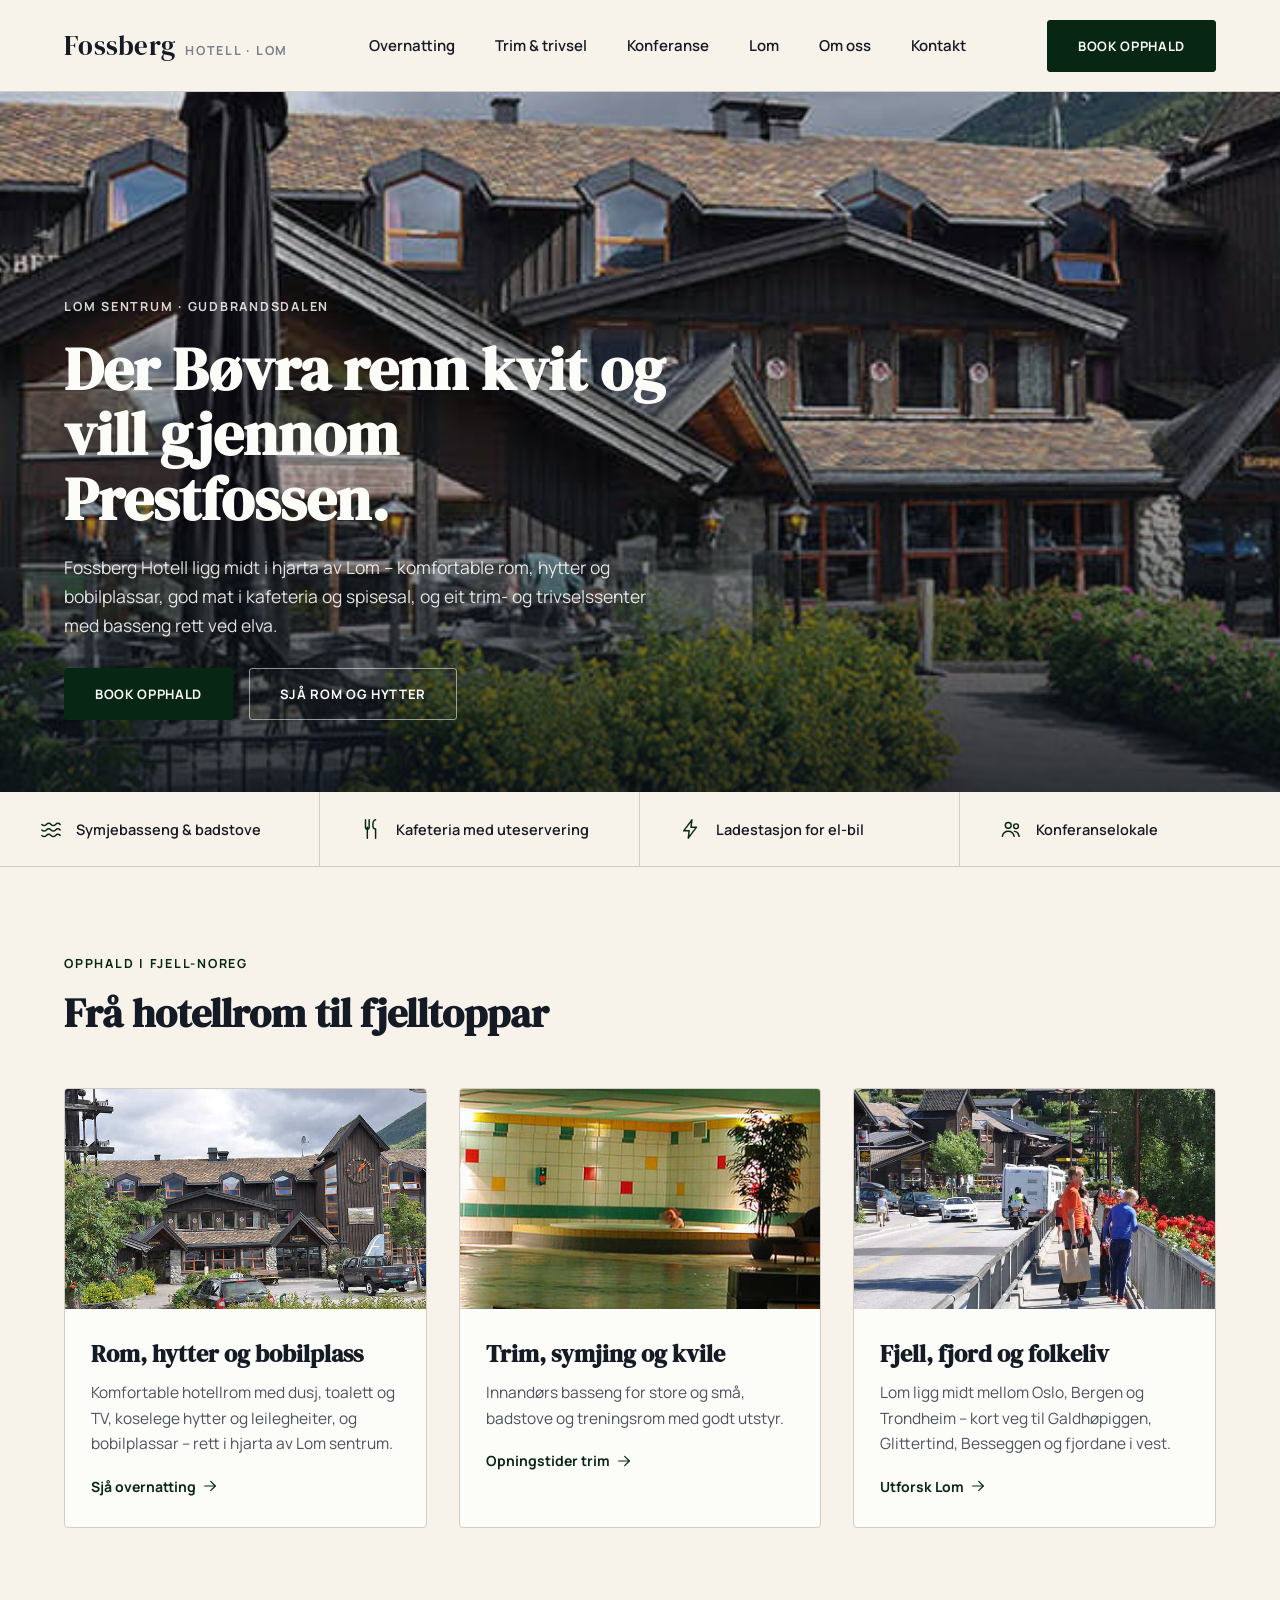
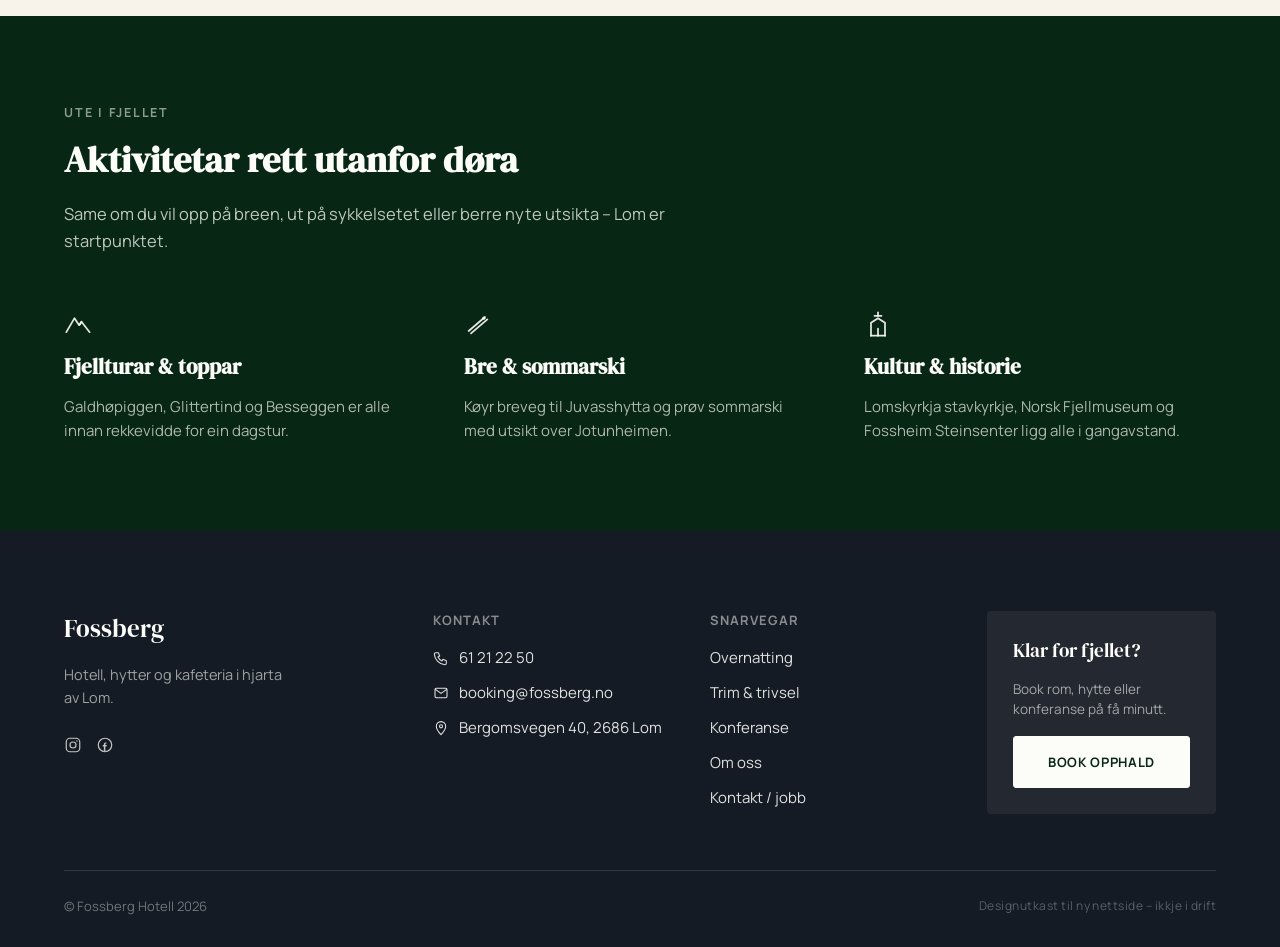
<file: site/index.html>
<!doctype html>
<html lang="nb">
  <head>
    <meta charset="utf-8" />
    <meta name="viewport" content="width=device-width, initial-scale=1" />
    <title>Fossberg Hotell — Hotell, hytter og kafeteria i Lom</title>
    <link
      rel="stylesheet"
      href="https://fonts.googleapis.com/css2?family=DM+Serif+Display&family=Fraunces:opsz,wght@9..144,500;9..144,700&family=Space+Grotesk:wght@500;700&family=Playfair+Display:wght@600;700&family=Manrope:wght@400;500;600;700;800&display=swap"
    />
    <link rel="stylesheet" href="styles.css" />
    <script>(function(){try{var t=localStorage.getItem("fossberg-design");if(t&&t!=="a")document.documentElement.setAttribute("data-theme",t);}catch(e){}})();</script>
  </head>
  <body data-page="forside">
    <div class="nav">
      <div class="nav-logo">
        <span class="serif">Fossberg</span>
        <span class="eyebrow" style="color: var(--ink-faint)"
          >Hotell · Lom</span
        >
      </div>
      <div class="nav-links">
        <a class="navlink" href="overnatting.html">Overnatting</a>
        <a class="navlink" href="trim-og-trivsel.html">Trim &amp; trivsel</a>
        <a class="navlink" href="konferanse.html">Konferanse</a>
        <a class="navlink" href="lom.html">Lom</a>
        <a class="navlink" href="om-oss.html">Om oss</a>
        <a class="navlink" href="kontakt.html">Kontakt</a>
      </div>
      <input type="checkbox" id="menu-toggle" class="menu-toggle" />
      <label for="menu-toggle" class="menu-btn"
        ><svg
          width="22"
          height="22"
          viewBox="0 0 24 24"
          fill="none"
          stroke="currentColor"
          stroke-width="1.8"
          stroke-linecap="round"
        >
          <path d="M4 7h16" />
          <path d="M4 12h16" />
          <path d="M4 17h16" /></svg
      ></label>
      <a
        class="btn btn-primary nav-cta"
        href="https://booking.bedify.net/67fe241c0396bf51b50c3747/682725ea008c22234bec86dc"
        target="_blank"
        >Book opphald</a
      >
      <div class="mobile-panel">
        <a href="overnatting.html">Overnatting</a>
        <a href="trim-og-trivsel.html">Trim &amp; trivsel</a>
        <a href="konferanse.html">Konferanse</a>
        <a href="lom.html">Lom</a>
        <a href="om-oss.html">Om oss</a>
        <a href="kontakt.html">Kontakt</a>
      </div>
    </div>

    <!-- HERO -->
    <div
      class="hero-frame"
      style="position: relative; height: 700px; width: 100%; overflow: hidden"
    >
      <img
        id="hero-bilete"
        class="hero-frame-img"
        src="assets/hero-terrace-sm.jpg"
        alt="Uteservering på Fossberg Hotell"
        style="
          position: absolute;
          inset: 0;
          width: 100%;
          height: 100%;
          object-fit: cover;
        "
      />
      <div
        class="hero-frame-overlay"
        style="
          position: absolute;
          inset: 0;
          background: linear-gradient(
            180deg,
            oklch(0.18 0.02 255 / 0.15) 0%,
            oklch(0.18 0.02 255 / 0.2) 45%,
            oklch(0.16 0.02 255 / 0.82) 100%
          );
        "
      ></div>
      <div
        class="hero-content"
        style="
          position: absolute;
          left: 0;
          right: 0;
          bottom: 0;
          padding: 0 64px 72px 64px;
          display: flex;
          flex-direction: column;
          gap: 22px;
          max-width: 760px;
        "
      >
        <div
          id="hero-eyebrow"
          class="eyebrow"
          style="color: oklch(0.99 0.003 90 / 0.85)"
        >
          Lom sentrum · Gudbrandsdalen
        </div>
        <h1
          id="hero-tittel"
          class="serif"
          style="
            margin: 0;
            font-size: 60px;
            line-height: 1.08;
            color: var(--white);
          "
        >
          Der Bøvra renn kvit og vill gjennom Prestfossen.
        </h1>
        <p
          id="hero-tekst"
          style="
            margin: 0;
            font-size: 17.5px;
            line-height: 1.65;
            color: oklch(0.99 0.003 90 / 0.88);
            max-width: 600px;
          "
        >
          Fossberg Hotell ligg midt i hjarta av Lom – komfortable rom, hytter og
          bobilplassar, god mat i kafeteria og spisesal, og eit trim- og
          trivselssenter med basseng rett ved elva.
        </p>
        <div style="display: flex; gap: 16px; margin-top: 6px; flex-wrap: wrap">
          <a
            class="btn btn-primary"
            href="https://booking.bedify.net/67fe241c0396bf51b50c3747/682725ea008c22234bec86dc"
            target="_blank"
            >Book opphald</a
          >
          <a class="btn btn-ghost-dark" href="overnatting.html"
            >Sjå rom og hytter</a
          >
        </div>
      </div>
    </div>

    <!-- QUICK FACTS STRIP -->
    <div
      class="grid-4"
      style="
        border-bottom: 1px solid var(--line);
      "
    >
      <div
        style="
          display: flex;
          align-items: center;
          gap: 14px;
          padding: 26px 40px;
          border-right: 1px solid var(--line);
          color: var(--forest-900);
        "
      >
        <svg
          width="22"
          height="22"
          viewBox="0 0 24 24"
          fill="none"
          stroke="currentColor"
          stroke-width="1.6"
          stroke-linecap="round"
          stroke-linejoin="round"
        >
          <path
            d="M2 7c1.5 1.6 3.5 1.6 5 0s3.5-1.6 5 0 3.5 1.6 5 0 3.5-1.6 5 0"
          />
          <path
            d="M2 13c1.5 1.6 3.5 1.6 5 0s3.5-1.6 5 0 3.5 1.6 5 0 3.5-1.6 5 0"
          />
          <path
            d="M2 19c1.5 1.6 3.5 1.6 5 0s3.5-1.6 5 0 3.5 1.6 5 0 3.5-1.6 5 0"
          />
        </svg>
        <span class="fact">Symjebasseng &amp; badstove</span>
      </div>
      <div
        style="
          display: flex;
          align-items: center;
          gap: 14px;
          padding: 26px 40px;
          border-right: 1px solid var(--line);
          color: var(--forest-900);
        "
      >
        <svg
          width="22"
          height="22"
          viewBox="0 0 24 24"
          fill="none"
          stroke="currentColor"
          stroke-width="1.6"
          stroke-linecap="round"
          stroke-linejoin="round"
        >
          <path d="M6 2v8a2 2 0 0 0 4 0V2" />
          <path d="M8 10v12" />
          <path d="M17 2c-1.7 0-3 2-3 5s1.3 5 3 5v10" />
        </svg>
        <span class="fact">Kafeteria med uteservering</span>
      </div>
      <div
        style="
          display: flex;
          align-items: center;
          gap: 14px;
          padding: 26px 40px;
          border-right: 1px solid var(--line);
          color: var(--forest-900);
        "
      >
        <svg
          width="22"
          height="22"
          viewBox="0 0 24 24"
          fill="none"
          stroke="currentColor"
          stroke-width="1.6"
          stroke-linecap="round"
          stroke-linejoin="round"
        >
          <path d="M13 2 4 14h6l-1 8 9-12h-6l1-8Z" />
        </svg>
        <span class="fact">Ladestasjon for el-bil</span>
      </div>
      <div
        style="
          display: flex;
          align-items: center;
          gap: 14px;
          padding: 26px 40px;
          color: var(--forest-900);
        "
      >
        <svg
          width="22"
          height="22"
          viewBox="0 0 24 24"
          fill="none"
          stroke="currentColor"
          stroke-width="1.6"
          stroke-linecap="round"
          stroke-linejoin="round"
        >
          <circle cx="9" cy="8" r="3.2" />
          <path d="M2.5 20c.8-3.6 3.4-5.6 6.5-5.6s5.7 2 6.5 5.6" />
          <circle cx="17.5" cy="9" r="2.6" />
          <path d="M15.8 14.6c2.5.2 4.4 2.1 5 5.4" />
        </svg>
        <span class="fact">Konferanselokale</span>
      </div>
    </div>

    <!-- CARDS -->
    <div class="section">
      <div class="section-heading">
        <div
          class="eyebrow"
          style="color: var(--forest-900); margin-bottom: 14px"
        >
          Opphald i fjell-Noreg
        </div>
        <h2 class="serif" style="margin: 0; font-size: 40px; color: var(--ink)">
          Frå hotellrom til fjelltoppar
        </h2>
      </div>
      <div
        class="grid-3"
        style="
          gap: 32px;
        "
      >
        <a class="card" href="overnatting.html" style="color: inherit">
          <img
            id="kort1-bilete"
            src="assets/hotel-exterior-sm.jpg"
            alt="Fossberg Hotell sin fasade"
            style="width: 100%; height: 220px; object-fit: cover"
          />
          <div style="padding: 28px 26px 30px 26px">
            <h3 id="kort1-tittel" class="card-title">
              Rom, hytter og bobilplass
            </h3>
            <p id="kort1-tekst" class="card-text">
              Komfortable hotellrom med dusj, toalett og TV, koselege hytter og
              leilegheiter, og bobilplassar – rett i hjarta av Lom sentrum.
            </p>
            <span class="card-link"
              >Sjå overnatting
              <svg
                width="16"
                height="16"
                viewBox="0 0 24 24"
                fill="none"
                stroke="currentColor"
                stroke-width="1.8"
                stroke-linecap="round"
                stroke-linejoin="round"
              >
                <path d="M4 12h16" />
                <path d="m13 5 7 7-7 7" />
              </svg>
            </span>
          </div>
        </a>

        <a class="card" href="trim-og-trivsel.html" style="color: inherit">
          <img
            id="kort2-bilete"
            src="assets/pool-sm.jpg"
            alt="Symjebasseng på Fossberg Hotell"
            style="width: 100%; height: 220px; object-fit: cover"
          />
          <div style="padding: 28px 26px 30px 26px">
            <h3 id="kort2-tittel" class="card-title">Trim, symjing og kvile</h3>
            <p id="kort2-tekst" class="card-text">
              Innandørs basseng for store og små, badstove og treningsrom med
              godt utstyr.
            </p>
            <span class="card-link"
              >Opningstider trim
              <svg
                width="16"
                height="16"
                viewBox="0 0 24 24"
                fill="none"
                stroke="currentColor"
                stroke-width="1.8"
                stroke-linecap="round"
                stroke-linejoin="round"
              >
                <path d="M4 12h16" />
                <path d="m13 5 7 7-7 7" />
              </svg>
            </span>
          </div>
        </a>

        <a class="card" href="lom.html" style="color: inherit">
          <img
            id="kort3-bilete"
            src="assets/lom-street-sm.jpg"
            alt="Lom sentrum"
            style="width: 100%; height: 220px; object-fit: cover"
          />
          <div style="padding: 28px 26px 30px 26px">
            <h3 id="kort3-tittel" class="card-title">
              Fjell, fjord og folkeliv
            </h3>
            <p id="kort3-tekst" class="card-text">
              Lom ligg midt mellom Oslo, Bergen og Trondheim – kort veg til
              Galdhøpiggen, Glittertind, Besseggen og fjordane i vest.
            </p>
            <span class="card-link"
              >Utforsk Lom
              <svg
                width="16"
                height="16"
                viewBox="0 0 24 24"
                fill="none"
                stroke="currentColor"
                stroke-width="1.8"
                stroke-linecap="round"
                stroke-linejoin="round"
              >
                <path d="M4 12h16" />
                <path d="m13 5 7 7-7 7" />
              </svg>
            </span>
          </div>
        </a>
      </div>
    </div>

    <!-- ACTIVITIES BAND -->
    <div style="background: var(--forest-900); padding: 88px 64px">
      <div style="max-width: 620px; margin: 0 0 56px 0">
        <div
          class="eyebrow"
          style="color: oklch(0.99 0.003 90 / 0.55); margin-bottom: 14px"
        >
          Ute i fjellet
        </div>
        <h2
          class="serif"
          style="margin: 0 0 16px 0; font-size: 36px; color: var(--white)"
        >
          Aktivitetar rett utanfor døra
        </h2>
        <p
          style="
            margin: 0;
            font-size: 16.5px;
            line-height: 1.65;
            color: oklch(0.99 0.003 90 / 0.75);
          "
        >
          Same om du vil opp på breen, ut på sykkelsetet eller berre nyte
          utsikta – Lom er startpunktet.
        </p>
      </div>
      <div
        class="grid-3"
        style="
          gap: 48px;
        "
      >
        <div style="display: flex; flex-direction: column; gap: 14px">
          <svg
            width="28"
            height="28"
            viewBox="0 0 24 24"
            fill="none"
            stroke="oklch(0.99 0.003 90 / 0.9)"
            stroke-width="1.5"
            stroke-linecap="round"
            stroke-linejoin="round"
          >
            <path d="M2 19 9 7l4 6 2-3 7 9" />
            <path d="M13.5 12.5 15 10" />
          </svg>
          <h3
            class="serif"
            style="margin: 0; font-size: 21px; color: var(--white)"
          >
            Fjellturar &amp; toppar
          </h3>
          <p
            style="
              margin: 0;
              font-size: 15px;
              line-height: 1.6;
              color: oklch(0.99 0.003 90 / 0.68);
            "
          >
            Galdhøpiggen, Glittertind og Besseggen er alle innan rekkevidde for
            ein dagstur.
          </p>
        </div>
        <div style="display: flex; flex-direction: column; gap: 14px">
          <svg
            width="28"
            height="28"
            viewBox="0 0 24 24"
            fill="none"
            stroke="oklch(0.99 0.003 90 / 0.9)"
            stroke-width="1.5"
            stroke-linecap="round"
            stroke-linejoin="round"
          >
            <path d="M4 18 18 6" />
            <path d="M6 20 20 8" />
            <circle
              cx="17"
              cy="7"
              r="1.4"
              fill="oklch(0.99 0.003 90 / 0.9)"
              stroke="none"
            />
          </svg>
          <h3
            class="serif"
            style="margin: 0; font-size: 21px; color: var(--white)"
          >
            Bre &amp; sommarski
          </h3>
          <p
            style="
              margin: 0;
              font-size: 15px;
              line-height: 1.6;
              color: oklch(0.99 0.003 90 / 0.68);
            "
          >
            Køyr breveg til Juvasshytta og prøv sommarski med utsikt over
            Jotunheimen.
          </p>
        </div>
        <div style="display: flex; flex-direction: column; gap: 14px">
          <svg
            width="28"
            height="28"
            viewBox="0 0 24 24"
            fill="none"
            stroke="oklch(0.99 0.003 90 / 0.9)"
            stroke-width="1.5"
            stroke-linecap="round"
            stroke-linejoin="round"
          >
            <path d="M12 2v3" />
            <path d="M9 5h6" />
            <path d="M6 22V11l6-4 6 4v11" />
            <path d="M6 22h12" />
            <path d="M12 22v-6" />
          </svg>
          <h3
            class="serif"
            style="margin: 0; font-size: 21px; color: var(--white)"
          >
            Kultur &amp; historie
          </h3>
          <p
            style="
              margin: 0;
              font-size: 15px;
              line-height: 1.6;
              color: oklch(0.99 0.003 90 / 0.68);
            "
          >
            Lomskyrkja stavkyrkje, Norsk Fjellmuseum og Fossheim Steinsenter
            ligg alle i gangavstand.
          </p>
        </div>
      </div>
    </div>

    <!-- FOOTER -->
    <div class="footer">
      <div class="foot-grid">
        <div style="display: flex; flex-direction: column; gap: 18px">
          <span class="serif" style="font-size: 25px; color: var(--white)"
            >Fossberg</span
          >
          <p
            style="
              margin: 0;
              font-size: 14.5px;
              line-height: 1.6;
              color: oklch(0.99 0.003 90 / 0.6);
              max-width: 220px;
            "
          >
            Hotell, hytter og kafeteria i hjarta av Lom.
          </p>
          <div
            style="
              display: flex;
              gap: 14px;
              margin-top: 8px;
              color: oklch(0.99 0.003 90 / 0.75);
            "
          >
            <svg
              width="18"
              height="18"
              viewBox="0 0 24 24"
              fill="none"
              stroke="currentColor"
              stroke-width="1.6"
            >
              <rect x="3" y="3" width="18" height="18" rx="5" />
              <circle cx="12" cy="12" r="4" />
              <circle
                cx="17.2"
                cy="6.8"
                r="1"
                fill="currentColor"
                stroke="none"
              />
            </svg>
            <svg
              width="18"
              height="18"
              viewBox="0 0 24 24"
              fill="none"
              stroke="currentColor"
              stroke-width="1.6"
            >
              <circle cx="12" cy="12" r="9" />
              <path
                d="M14 8.5h-1.5A2 2 0 0 0 10.5 10.5V12H9v2h1.5v6h2v-6H14l.4-2h-1.9v-1.2c0-.5.3-.8.8-.8H14Z"
                fill="currentColor"
                stroke="none"
              />
            </svg>
          </div>
        </div>
        <div>
          <div class="foot-h">Kontakt</div>
          <div style="display: flex; flex-direction: column; gap: 14px">
            <a
              data-cms="telefon"
              class="foot-link"
              href="tel:61212250"
              style="display: flex; align-items: center; gap: 10px"
            >
              <svg
                width="16"
                height="16"
                viewBox="0 0 24 24"
                fill="none"
                stroke="currentColor"
                stroke-width="1.6"
                stroke-linecap="round"
                stroke-linejoin="round"
              >
                <path
                  d="M4 4h4l2 5-2.5 1.5a12 12 0 0 0 6 6L15 14l5 2v4a2 2 0 0 1-2.2 2A17 17 0 0 1 2 6.2 2 2 0 0 1 4 4Z"
                />
              </svg>
              61 21 22 50
            </a>
            <a
              data-cms="epost"
              class="foot-link"
              href="mailto:booking@fossberg.no"
              style="display: flex; align-items: center; gap: 10px"
            >
              <svg
                width="16"
                height="16"
                viewBox="0 0 24 24"
                fill="none"
                stroke="currentColor"
                stroke-width="1.6"
                stroke-linecap="round"
                stroke-linejoin="round"
              >
                <rect x="3" y="5" width="18" height="14" rx="2" />
                <path d="m3.5 6.5 8.5 6 8.5-6" />
              </svg>
              booking@fossberg.no
            </a>
            <span
              data-cms="adresse"
              class="foot-link"
              style="display: flex; align-items: center; gap: 10px"
            >
              <svg
                width="16"
                height="16"
                viewBox="0 0 24 24"
                fill="none"
                stroke="currentColor"
                stroke-width="1.6"
                stroke-linecap="round"
                stroke-linejoin="round"
              >
                <path
                  d="M12 22s7-7.4 7-12.6A7 7 0 0 0 5 9.4C5 14.6 12 22 12 22Z"
                />
                <circle cx="12" cy="9.5" r="2.3" />
              </svg>
              Lom sentrum, Noreg
            </span>
          </div>
        </div>
        <div>
          <div class="foot-h">Snarvegar</div>
          <div style="display: flex; flex-direction: column; gap: 14px">
            <a class="foot-link" href="overnatting.html">Overnatting</a>
            <a class="foot-link" href="trim-og-trivsel.html"
              >Trim &amp; trivsel</a
            >
            <a class="foot-link" href="konferanse.html">Konferanse</a>
            <a class="foot-link" href="om-oss.html">Om oss</a>
            <a class="foot-link" href="kontakt.html">Kontakt / jobb</a>
          </div>
        </div>
        <div
          style="
            display: flex;
            flex-direction: column;
            gap: 16px;
            background: oklch(0.99 0.003 90 / 0.06);
            border-radius: 4px;
            padding: 26px;
          "
        >
          <span class="serif" style="font-size: 19px; color: var(--white)"
            >Klar for fjellet?</span
          >
          <p
            style="
              margin: 0;
              font-size: 13.5px;
              line-height: 1.5;
              color: oklch(0.99 0.003 90 / 0.6);
            "
          >
            Book rom, hytte eller konferanse på få minutt.
          </p>
          <a
            class="btn btn-primary"
            href="https://booking.bedify.net/67fe241c0396bf51b50c3747/682725ea008c22234bec86dc"
            target="_blank"
            style="
              justify-content: center;
              background: var(--white);
              color: var(--forest-900);
              border-color: var(--white);
            "
            >Book opphald</a
          >
        </div>
      </div>
      <div class="foot-bottom">
        <span style="font-size: 13px; color: oklch(0.99 0.003 90 / 0.4)"
          >© Fossberg Hotell 2026</span
        >
        <span
          style="
            font-size: 12px;
            color: oklch(0.99 0.003 90 / 0.3);
            letter-spacing: 0.04em;
          "
          >Designutkast til ny nettside – ikkje i drift</span
        >
      </div>
    </div>
    <script src="assets/content.js" defer></script>
    <script src="https://identity.netlify.com/v1/netlify-identity-widget.js"></script>
    <script>
      if (window.netlifyIdentity) {
        window.netlifyIdentity.on("init", function (user) {
          if (!user) {
            window.netlifyIdentity.on("login", function () {
              document.location.href = "/admin/";
            });
          }
        });
      }
    </script>
  </body>
</html>
</file>
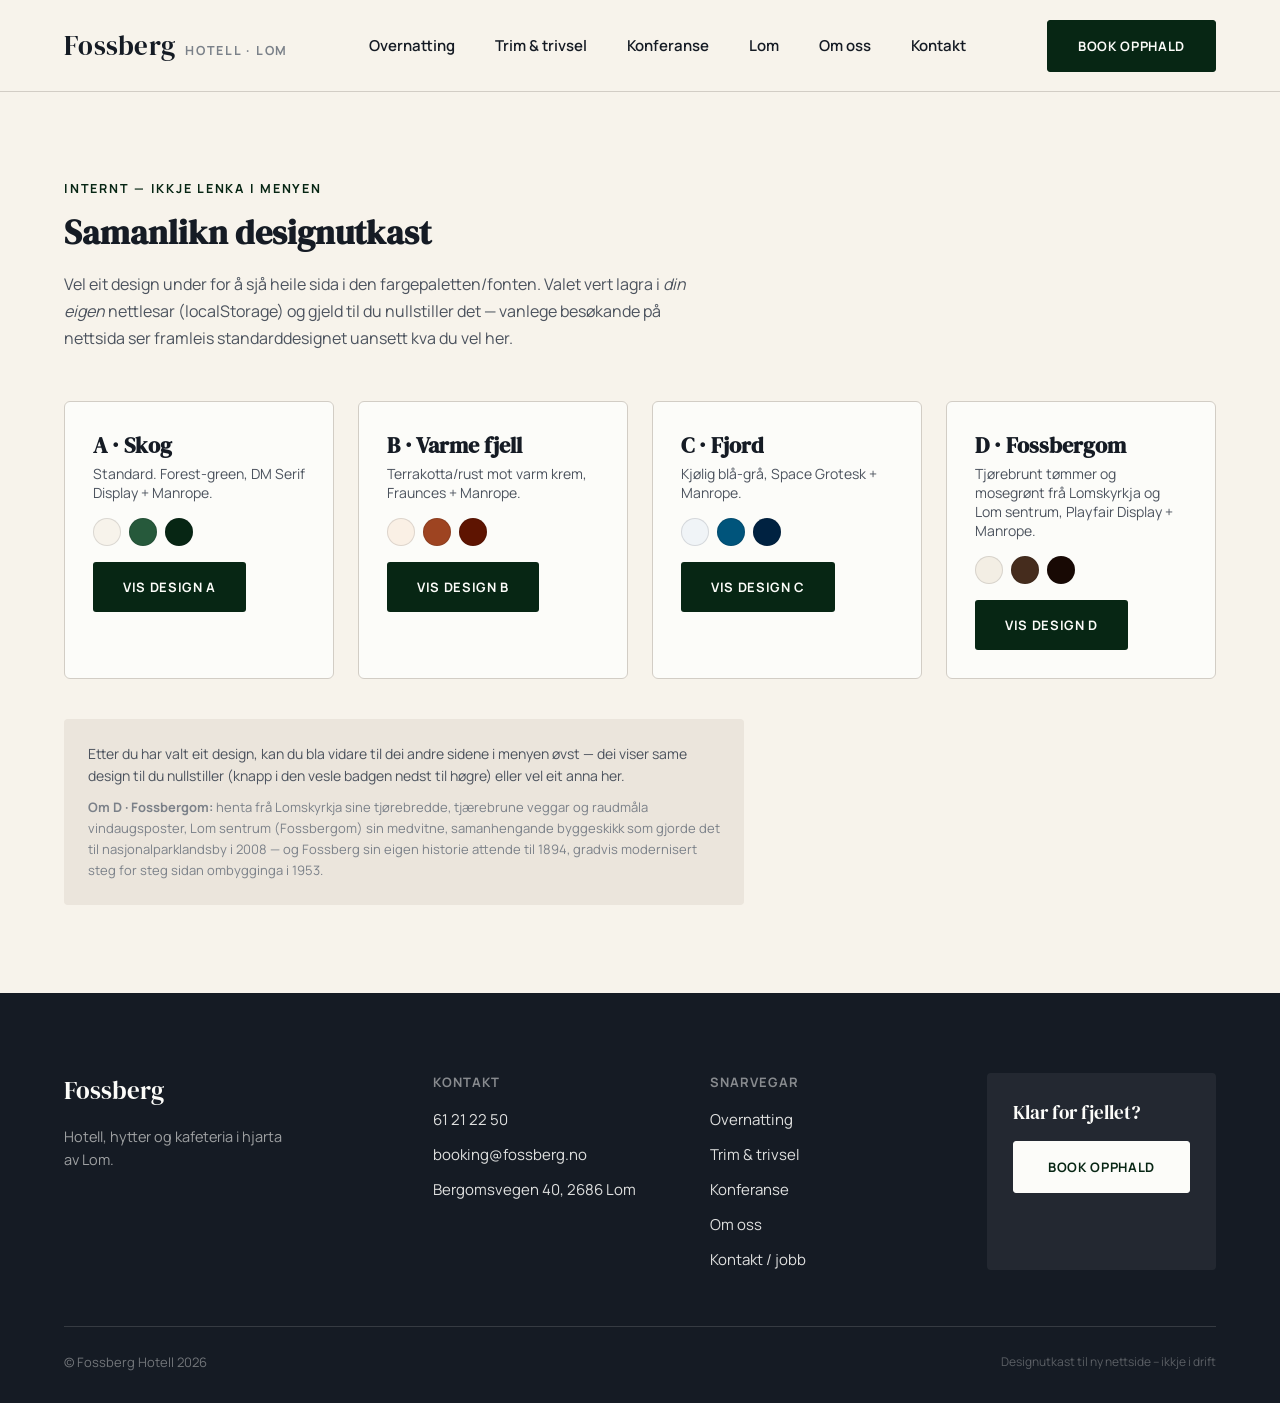
<file: site/design-oversikt.html>
<!doctype html>
<html lang="nb">
<head>
<meta charset="utf-8">
<meta name="viewport" content="width=device-width, initial-scale=1">
<meta name="robots" content="noindex, nofollow">
<title>Designoversikt — Fossberg Hotell</title>
<link rel="stylesheet" href="https://fonts.googleapis.com/css2?family=DM+Serif+Display&family=Fraunces:opsz,wght@9..144,500;9..144,700&family=Space+Grotesk:wght@500;700&family=Playfair+Display:wght@600;700&family=Manrope:wght@400;500;600;700;800&display=swap">
<link rel="stylesheet" href="styles.css">
<script>(function(){try{var t=localStorage.getItem("fossberg-design");if(t&&t!=="a")document.documentElement.setAttribute("data-theme",t);}catch(e){}})();</script>
</head>
<body data-page="design-oversikt">

<div class="nav">
  <div class="nav-logo">
    <a href="index.html" style="text-decoration:none;"><span class="serif">Fossberg</span></a>
    <span class="eyebrow" style="color:var(--ink-faint);">Hotell · Lom</span>
  </div>
  <div class="nav-links">
    <a class="navlink" href="overnatting.html">Overnatting</a>
    <a class="navlink" href="trim-og-trivsel.html">Trim &amp; trivsel</a>
    <a class="navlink" href="konferanse.html">Konferanse</a>
    <a class="navlink" href="lom.html">Lom</a>
    <a class="navlink" href="om-oss.html">Om oss</a>
    <a class="navlink" href="kontakt.html">Kontakt</a>
  </div>
      <input type="checkbox" id="menu-toggle" class="menu-toggle">
    <label for="menu-toggle" class="menu-btn"><svg width="22" height="22" viewBox="0 0 24 24" fill="none" stroke="currentColor" stroke-width="1.8" stroke-linecap="round"><path d="M4 7h16"/><path d="M4 12h16"/><path d="M4 17h16"/></svg></label>
    <a class="btn btn-primary nav-cta" href="https://booking.bedify.net/67fe241c0396bf51b50c3747/682725ea008c22234bec86dc" target="_blank">Book opphald</a>
    <div class="mobile-panel">
      <a href="overnatting.html">Overnatting</a>
      <a href="trim-og-trivsel.html">Trim &amp; trivsel</a>
      <a href="konferanse.html">Konferanse</a>
      <a href="lom.html">Lom</a>
      <a href="om-oss.html">Om oss</a>
      <a href="kontakt.html">Kontakt</a>
    </div>
</div>

<div class="section">
  <div class="section-heading">
    <div class="eyebrow" style="color:var(--forest-900);margin-bottom:12px;">Internt — ikkje lenka i menyen</div>
    <h1 class="serif" style="margin:0 0 16px 0;font-size:34px;color:var(--ink);">Samanlikn designutkast</h1>
    <p style="margin:0;font-size:16px;line-height:1.7;color:var(--ink-soft);max-width:680px;">Vel eit design under for å sjå heile sida i den fargepaletten/fonten. Valet vert lagra i <em>din eigen</em> nettlesar (localStorage) og gjeld til du nullstiller det — vanlege besøkande på nettsida ser framleis standarddesignet uansett kva du vel her.</p>
  </div>

  <div class="grid-4" style="gap:24px;">

    <div class="design-card">
      <div>
        <h2 class="serif" style="margin:0 0 4px 0;font-size:22px;color:var(--ink);">A · Skog</h2>
        <p style="margin:0;font-size:14px;color:var(--ink-soft);">Standard. Forest-green, DM Serif Display + Manrope.</p>
      </div>
      <div class="design-swatches">
        <span class="design-swatch" style="background:oklch(0.965 0.012 85);"></span>
        <span class="design-swatch" style="background:oklch(0.42 0.075 155);"></span>
        <span class="design-swatch" style="background:oklch(0.24 0.05 155);"></span>
      </div>
      <button type="button" class="btn btn-primary" style="border:none;align-self:flex-start;" onclick="setDesign('a')">Vis design A</button>
    </div>

    <div class="design-card">
      <div>
        <h2 class="serif" style="margin:0 0 4px 0;font-size:22px;color:var(--ink);">B · Varme fjell</h2>
        <p style="margin:0;font-size:14px;color:var(--ink-soft);">Terrakotta/rust mot varm krem, Fraunces + Manrope.</p>
      </div>
      <div class="design-swatches">
        <span class="design-swatch" style="background:oklch(0.96 0.018 70);"></span>
        <span class="design-swatch" style="background:oklch(0.50 0.13 40);"></span>
        <span class="design-swatch" style="background:oklch(0.32 0.11 35);"></span>
      </div>
      <button type="button" class="btn btn-primary" style="border:none;align-self:flex-start;" onclick="setDesign('b')">Vis design B</button>
    </div>

    <div class="design-card">
      <div>
        <h2 class="serif" style="margin:0 0 4px 0;font-size:22px;color:var(--ink);">C · Fjord</h2>
        <p style="margin:0;font-size:14px;color:var(--ink-soft);">Kjølig blå-grå, Space Grotesk + Manrope.</p>
      </div>
      <div class="design-swatches">
        <span class="design-swatch" style="background:oklch(0.965 0.006 235);"></span>
        <span class="design-swatch" style="background:oklch(0.42 0.10 235);"></span>
        <span class="design-swatch" style="background:oklch(0.24 0.08 240);"></span>
      </div>
      <button type="button" class="btn btn-primary" style="border:none;align-self:flex-start;" onclick="setDesign('c')">Vis design C</button>
    </div>

    <div class="design-card">
      <div>
        <h2 class="serif" style="margin:0 0 4px 0;font-size:22px;color:var(--ink);">D · Fossbergom</h2>
        <p style="margin:0;font-size:14px;color:var(--ink-soft);">Tjørebrunt tømmer og mosegrønt frå Lomskyrkja og Lom sentrum, Playfair Display + Manrope.</p>
      </div>
      <div class="design-swatches">
        <span class="design-swatch" style="background:oklch(0.95 0.014 80);"></span>
        <span class="design-swatch" style="background:oklch(0.32 0.045 50);"></span>
        <span class="design-swatch" style="background:oklch(0.16 0.03 45);"></span>
      </div>
      <button type="button" class="btn btn-primary" style="border:none;align-self:flex-start;" onclick="setDesign('d')">Vis design D</button>
    </div>

  </div>

  <div style="margin-top:40px;padding:24px;background:var(--paper-2);border-radius:4px;max-width:680px;">
    <p style="margin:0 0 10px 0;font-size:14px;line-height:1.6;color:var(--ink-soft);">Etter du har valt eit design, kan du bla vidare til dei andre sidene i menyen øvst — dei viser same design til du nullstiller (knapp i den vesle badgen nedst til høgre) eller vel eit anna her.</p>
    <p style="margin:0;font-size:13px;line-height:1.6;color:var(--ink-faint);"><strong>Om D · Fossbergom:</strong> henta frå Lomskyrkja sine tjørebredde, tjærebrune veggar og raudmåla vindaugsposter, Lom sentrum (Fossbergom) sin medvitne, samanhengande byggeskikk som gjorde det til nasjonalparklandsby i 2008 — og Fossberg sin eigen historie attende til 1894, gradvis modernisert steg for steg sidan ombygginga i 1953.</p>
  </div>
</div>

<div class="footer">
  <div class="foot-grid">
    <div style="display:flex;flex-direction:column;gap:18px;">
      <span class="serif" style="font-size:25px;color:var(--white);">Fossberg</span>
      <p style="margin:0;font-size:14.5px;line-height:1.6;color:oklch(0.99 0.003 90 / 0.6);max-width:220px;">Hotell, hytter og kafeteria i hjarta av Lom.</p>
    </div>
    <div>
      <div class="foot-h">Kontakt</div>
      <div style="display:flex;flex-direction:column;gap:14px;">
        <a data-cms="telefon" class="foot-link" href="tel:61212250">61 21 22 50</a>
        <a data-cms="epost" class="foot-link" href="mailto:booking@fossberg.no">booking@fossberg.no</a>
        <span data-cms="adresse" class="foot-link">Lom sentrum, Noreg</span>
      </div>
    </div>
    <div>
      <div class="foot-h">Snarvegar</div>
      <div style="display:flex;flex-direction:column;gap:14px;">
        <a class="foot-link" href="overnatting.html">Overnatting</a>
        <a class="foot-link" href="trim-og-trivsel.html">Trim &amp; trivsel</a>
        <a class="foot-link" href="konferanse.html">Konferanse</a>
        <a class="foot-link" href="om-oss.html">Om oss</a>
        <a class="foot-link" href="kontakt.html">Kontakt / jobb</a>
      </div>
    </div>
    <div style="display:flex;flex-direction:column;gap:16px;background:oklch(0.99 0.003 90 / 0.06);border-radius:4px;padding:26px;">
      <span class="serif" style="font-size:19px;color:var(--white);">Klar for fjellet?</span>
      <a class="btn btn-primary" href="https://booking.bedify.net/67fe241c0396bf51b50c3747/682725ea008c22234bec86dc" target="_blank" style="justify-content:center;background:var(--white);color:var(--forest-900);border-color:var(--white);">Book opphald</a>
    </div>
  </div>
  <div class="foot-bottom">
    <span style="font-size:13px;color:oklch(0.99 0.003 90 / 0.4);">© Fossberg Hotell 2026</span>
    <span style="font-size:12px;color:oklch(0.99 0.003 90 / 0.3);">Designutkast til ny nettside – ikkje i drift</span>
  </div>
</div>

<script>
  function setDesign(id) {
    try {
      if (id === "a") { localStorage.removeItem("fossberg-design"); }
      else { localStorage.setItem("fossberg-design", id); }
    } catch (e) {}
    location.reload();
  }
</script>
<script src="assets/content.js" defer></script>
</body>
</html>
</file>
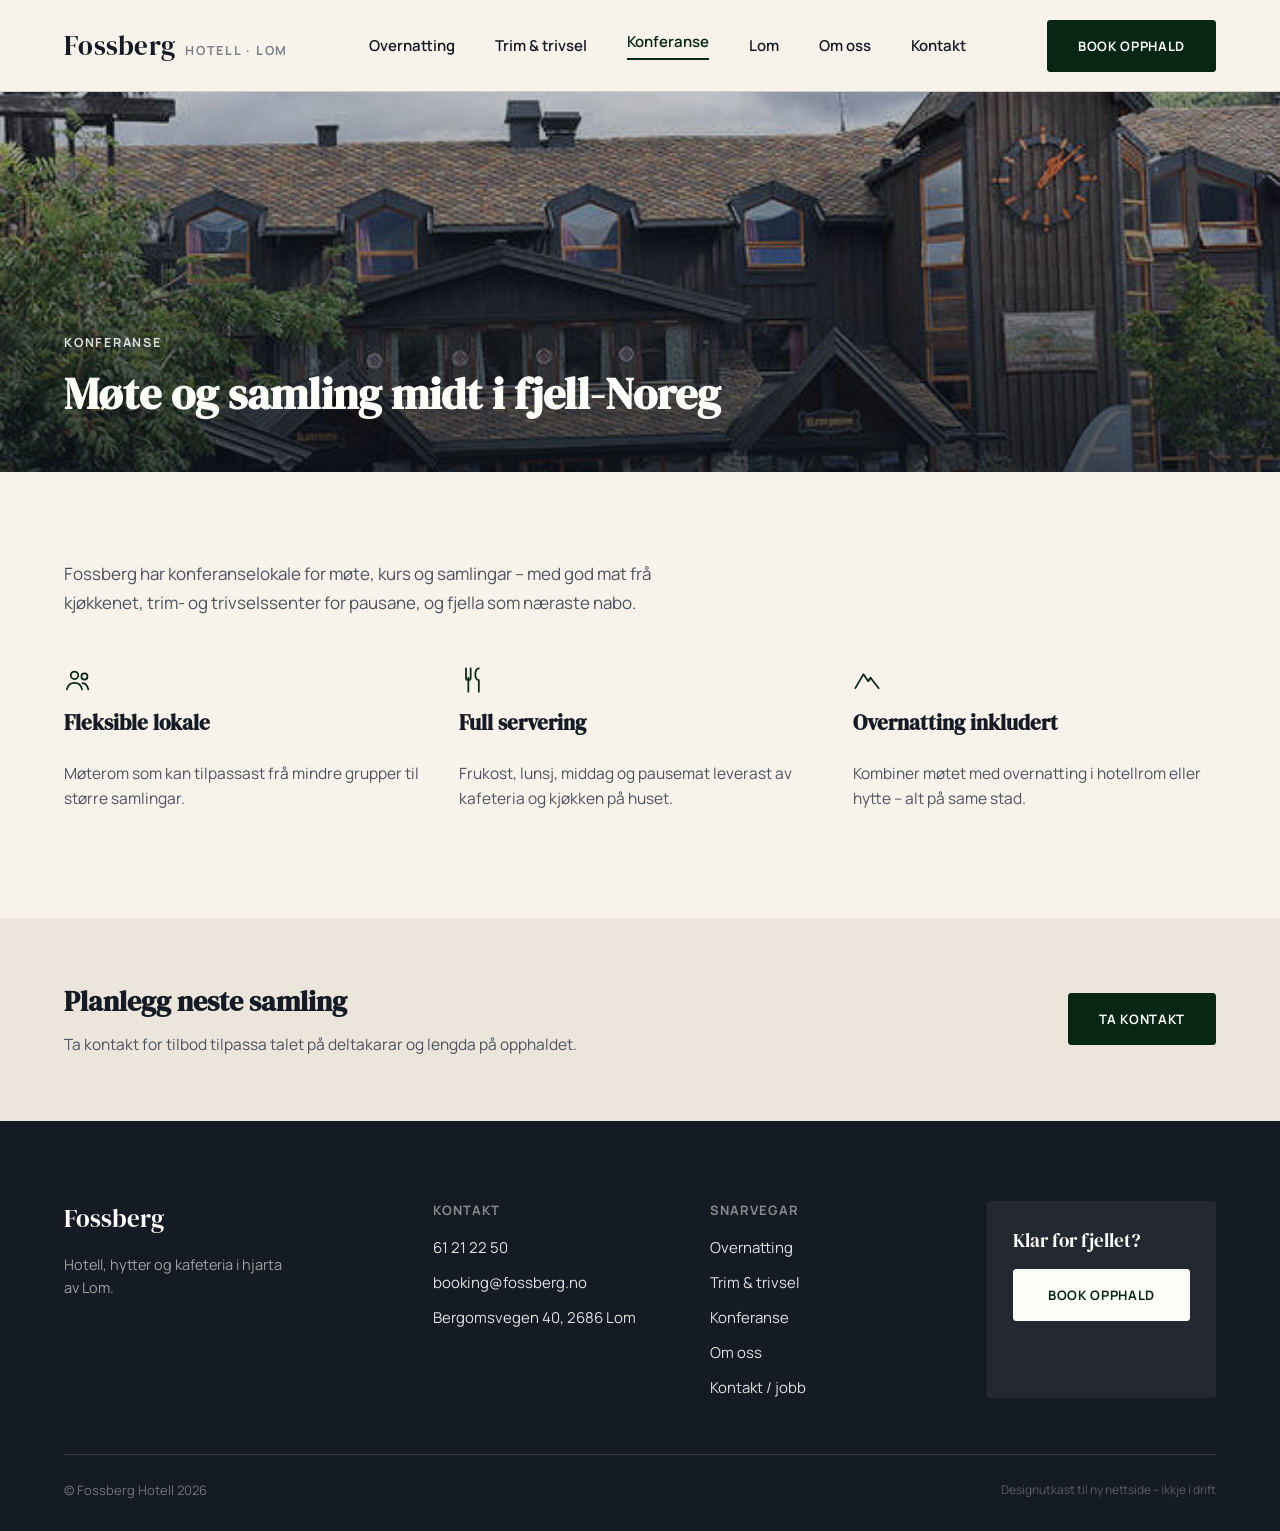
<file: site/konferanse.html>
<!doctype html>
<html lang="nb">
<head>
<meta charset="utf-8">
<meta name="viewport" content="width=device-width, initial-scale=1">
<title>Konferanse — Fossberg Hotell</title>
<link rel="stylesheet" href="https://fonts.googleapis.com/css2?family=DM+Serif+Display&family=Fraunces:opsz,wght@9..144,500;9..144,700&family=Space+Grotesk:wght@500;700&family=Playfair+Display:wght@600;700&family=Manrope:wght@400;500;600;700;800&display=swap">
<link rel="stylesheet" href="styles.css">
<script>(function(){try{var t=localStorage.getItem("fossberg-design");if(t&&t!=="a")document.documentElement.setAttribute("data-theme",t);}catch(e){}})();</script>
</head>
<body data-page="konferanse">

<div class="nav">
  <div class="nav-logo">
    <a href="index.html" style="text-decoration:none;"><span class="serif">Fossberg</span></a>
    <span class="eyebrow" style="color:var(--ink-faint);">Hotell · Lom</span>
  </div>
  <div class="nav-links">
    <a class="navlink" href="overnatting.html">Overnatting</a>
    <a class="navlink" href="trim-og-trivsel.html">Trim &amp; trivsel</a>
    <a class="navlink is-active" href="konferanse.html">Konferanse</a>
    <a class="navlink" href="lom.html">Lom</a>
    <a class="navlink" href="om-oss.html">Om oss</a>
    <a class="navlink" href="kontakt.html">Kontakt</a>
  </div>
      <input type="checkbox" id="menu-toggle" class="menu-toggle">
    <label for="menu-toggle" class="menu-btn"><svg width="22" height="22" viewBox="0 0 24 24" fill="none" stroke="currentColor" stroke-width="1.8" stroke-linecap="round"><path d="M4 7h16"/><path d="M4 12h16"/><path d="M4 17h16"/></svg></label>
    <a class="btn btn-primary nav-cta" href="https://booking.bedify.net/67fe241c0396bf51b50c3747/682725ea008c22234bec86dc" target="_blank">Book opphald</a>
    <div class="mobile-panel">
      <a href="overnatting.html">Overnatting</a>
      <a href="trim-og-trivsel.html">Trim &amp; trivsel</a>
      <a class="is-active" href="konferanse.html">Konferanse</a>
      <a href="lom.html">Lom</a>
      <a href="om-oss.html">Om oss</a>
      <a href="kontakt.html">Kontakt</a>
    </div>
</div>

<div class="subhero">
  <img id="hero-bilete" src="assets/hotel-exterior-sm.jpg" alt="Fossberg Hotell">
  <div class="overlay"></div>
  <div class="content">
    <div class="eyebrow" style="color:oklch(0.99 0.003 90 / 0.85);margin-bottom:12px;">Konferanse</div>
    <h1 id="hero-tittel" class="serif" style="margin:0;font-size:44px;color:var(--white);">Møte og samling midt i fjell-Noreg</h1>
  </div>
</div>

<div class="section">
  <div class="section-heading">
    <p id="intro-tekst" style="margin:0;font-size:17px;line-height:1.7;color:var(--ink-soft);max-width:680px;">Fossberg har konferanselokale for møte, kurs og samlingar – med god mat frå kjøkkenet, trim- og trivselssenter for pausane, og fjella som næraste nabo.</p>
  </div>
  <div class="grid-3" style="gap:32px;">
    <div style="display:flex;flex-direction:column;gap:14px;">
      <svg width="28" height="28" viewBox="0 0 24 24" fill="none" stroke="var(--forest-900)" stroke-width="1.5" stroke-linecap="round" stroke-linejoin="round"><circle cx="9" cy="8" r="3.2"/><path d="M2.5 20c.8-3.6 3.4-5.6 6.5-5.6s5.7 2 6.5 5.6"/><circle cx="17.5" cy="9" r="2.6"/><path d="M15.8 14.6c2.5.2 4.4 2.1 5 5.4"/></svg>
      <h3 id="punkt1-tittel" class="card-title" style="font-size:21px;">Fleksible lokale</h3>
      <p id="punkt1-tekst" class="card-text">Møterom som kan tilpassast frå mindre grupper til større samlingar.</p>
    </div>
    <div style="display:flex;flex-direction:column;gap:14px;">
      <svg width="28" height="28" viewBox="0 0 24 24" fill="none" stroke="var(--forest-900)" stroke-width="1.5" stroke-linecap="round" stroke-linejoin="round"><path d="M6 2v8a2 2 0 0 0 4 0V2"/><path d="M8 10v12"/><path d="M17 2c-1.7 0-3 2-3 5s1.3 5 3 5v10"/></svg>
      <h3 id="punkt2-tittel" class="card-title" style="font-size:21px;">Full servering</h3>
      <p id="punkt2-tekst" class="card-text">Frukost, lunsj, middag og pausemat leverast av kafeteria og kjøkken på huset.</p>
    </div>
    <div style="display:flex;flex-direction:column;gap:14px;">
      <svg width="28" height="28" viewBox="0 0 24 24" fill="none" stroke="var(--forest-900)" stroke-width="1.5" stroke-linecap="round" stroke-linejoin="round"><path d="M2 19 9 7l4 6 2-3 7 9"/><path d="M13.5 12.5 15 10"/></svg>
      <h3 id="punkt3-tittel" class="card-title" style="font-size:21px;">Overnatting inkludert</h3>
      <p id="punkt3-tekst" class="card-text">Kombiner møtet med overnatting i hotellrom eller hytte – alt på same stad.</p>
    </div>
  </div>
</div>

<div style="background:var(--paper-2);padding:64px;">
  <div style="max-width:1200px;margin:0 auto;display:flex;align-items:center;justify-content:space-between;gap:32px;flex-wrap:wrap;">
    <div style="max-width:560px;">
      <h2 class="serif" style="margin:0 0 12px 0;font-size:28px;color:var(--ink);">Planlegg neste samling</h2>
      <p style="margin:0;font-size:15.5px;line-height:1.6;color:var(--ink-soft);">Ta kontakt for tilbod tilpassa talet på deltakarar og lengda på opphaldet.</p>
    </div>
    <a class="btn btn-primary" href="kontakt.html">Ta kontakt</a>
  </div>
</div>

<div class="footer">
  <div class="foot-grid">
    <div style="display:flex;flex-direction:column;gap:18px;">
      <span class="serif" style="font-size:25px;color:var(--white);">Fossberg</span>
      <p style="margin:0;font-size:14.5px;line-height:1.6;color:oklch(0.99 0.003 90 / 0.6);max-width:220px;">Hotell, hytter og kafeteria i hjarta av Lom.</p>
    </div>
    <div>
      <div class="foot-h">Kontakt</div>
      <div style="display:flex;flex-direction:column;gap:14px;">
        <a data-cms="telefon" class="foot-link" href="tel:61212250">61 21 22 50</a>
        <a data-cms="epost" class="foot-link" href="mailto:booking@fossberg.no">booking@fossberg.no</a>
        <span data-cms="adresse" class="foot-link">Lom sentrum, Noreg</span>
      </div>
    </div>
    <div>
      <div class="foot-h">Snarvegar</div>
      <div style="display:flex;flex-direction:column;gap:14px;">
        <a class="foot-link" href="overnatting.html">Overnatting</a>
        <a class="foot-link" href="trim-og-trivsel.html">Trim &amp; trivsel</a>
        <a class="foot-link" href="konferanse.html">Konferanse</a>
        <a class="foot-link" href="om-oss.html">Om oss</a>
        <a class="foot-link" href="kontakt.html">Kontakt / jobb</a>
      </div>
    </div>
    <div style="display:flex;flex-direction:column;gap:16px;background:oklch(0.99 0.003 90 / 0.06);border-radius:4px;padding:26px;">
      <span class="serif" style="font-size:19px;color:var(--white);">Klar for fjellet?</span>
      <a class="btn btn-primary" href="https://booking.bedify.net/67fe241c0396bf51b50c3747/682725ea008c22234bec86dc" target="_blank" style="justify-content:center;background:var(--white);color:var(--forest-900);border-color:var(--white);">Book opphald</a>
    </div>
  </div>
  <div class="foot-bottom">
    <span style="font-size:13px;color:oklch(0.99 0.003 90 / 0.4);">© Fossberg Hotell 2026</span>
    <span style="font-size:12px;color:oklch(0.99 0.003 90 / 0.3);">Designutkast til ny nettside – ikkje i drift</span>
  </div>
</div>

<script src="assets/content.js" defer></script>
</body>
</html>
</file>
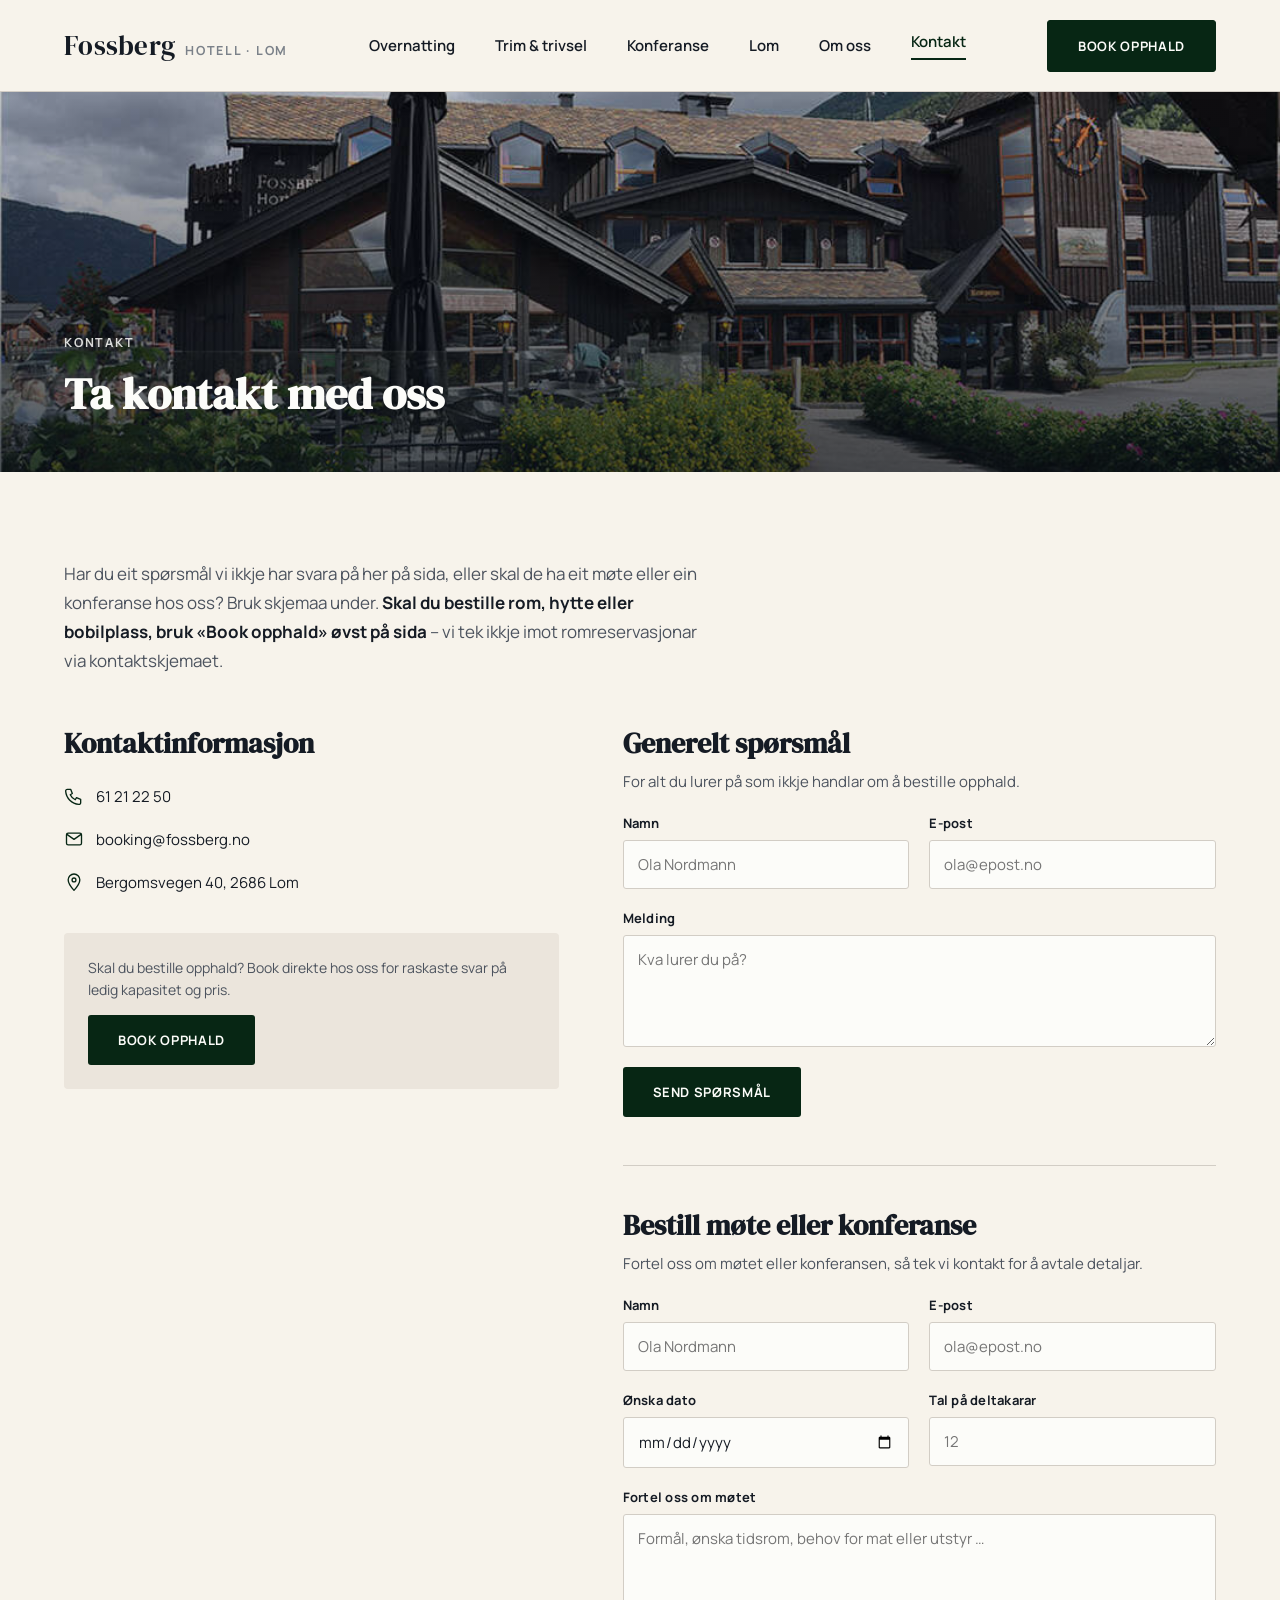
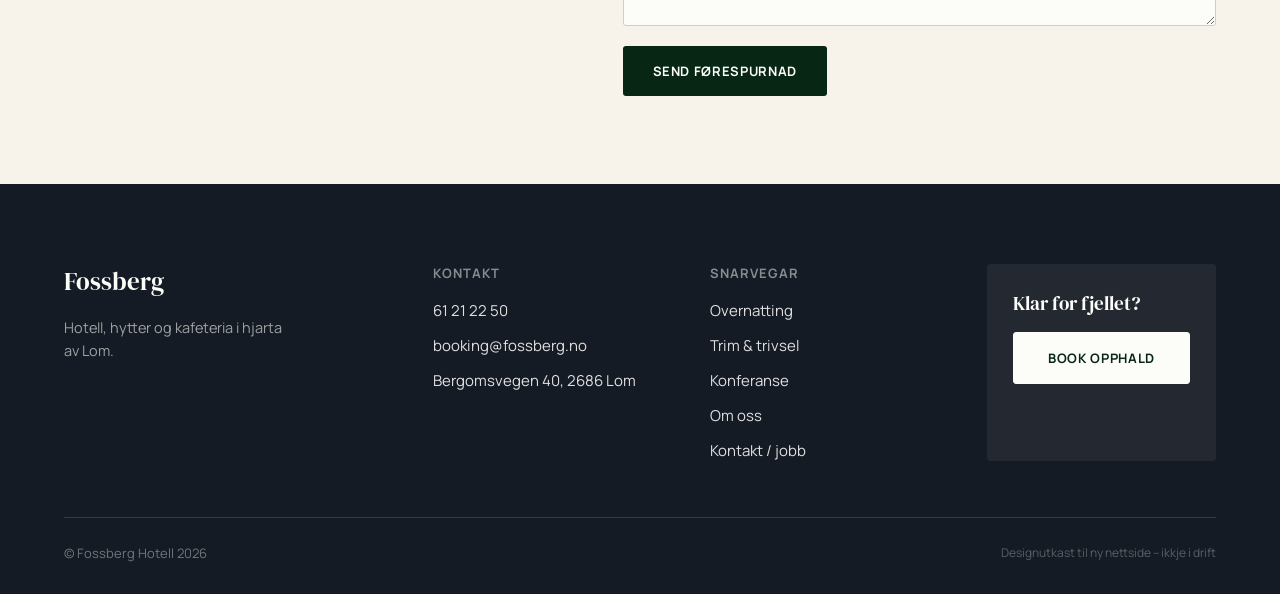
<file: site/kontakt.html>
<!doctype html>
<html lang="nb">
<head>
<meta charset="utf-8">
<meta name="viewport" content="width=device-width, initial-scale=1">
<title>Kontakt — Fossberg Hotell</title>
<link rel="stylesheet" href="https://fonts.googleapis.com/css2?family=DM+Serif+Display&family=Fraunces:opsz,wght@9..144,500;9..144,700&family=Space+Grotesk:wght@500;700&family=Playfair+Display:wght@600;700&family=Manrope:wght@400;500;600;700;800&display=swap">
<link rel="stylesheet" href="styles.css">
<script>(function(){try{var t=localStorage.getItem("fossberg-design");if(t&&t!=="a")document.documentElement.setAttribute("data-theme",t);}catch(e){}})();</script>
</head>
<body data-page="kontakt">

<div class="nav">
  <div class="nav-logo">
    <a href="index.html" style="text-decoration:none;"><span class="serif">Fossberg</span></a>
    <span class="eyebrow" style="color:var(--ink-faint);">Hotell · Lom</span>
  </div>
  <div class="nav-links">
    <a class="navlink" href="overnatting.html">Overnatting</a>
    <a class="navlink" href="trim-og-trivsel.html">Trim &amp; trivsel</a>
    <a class="navlink" href="konferanse.html">Konferanse</a>
    <a class="navlink" href="lom.html">Lom</a>
    <a class="navlink" href="om-oss.html">Om oss</a>
    <a class="navlink is-active" href="kontakt.html">Kontakt</a>
  </div>
      <input type="checkbox" id="menu-toggle" class="menu-toggle">
    <label for="menu-toggle" class="menu-btn"><svg width="22" height="22" viewBox="0 0 24 24" fill="none" stroke="currentColor" stroke-width="1.8" stroke-linecap="round"><path d="M4 7h16"/><path d="M4 12h16"/><path d="M4 17h16"/></svg></label>
    <a class="btn btn-primary nav-cta" href="https://booking.bedify.net/67fe241c0396bf51b50c3747/682725ea008c22234bec86dc" target="_blank">Book opphald</a>
    <div class="mobile-panel">
      <a href="overnatting.html">Overnatting</a>
      <a href="trim-og-trivsel.html">Trim &amp; trivsel</a>
      <a href="konferanse.html">Konferanse</a>
      <a href="lom.html">Lom</a>
      <a href="om-oss.html">Om oss</a>
      <a class="is-active" href="kontakt.html">Kontakt</a>
    </div>
</div>

<div class="subhero">
  <img id="hero-bilete" src="assets/hero-terrace-sm.jpg" alt="Fossberg Hotell uteservering">
  <div class="overlay"></div>
  <div class="content">
    <div class="eyebrow" style="color:oklch(0.99 0.003 90 / 0.85);margin-bottom:12px;">Kontakt</div>
    <h1 id="hero-tittel" class="serif" style="margin:0;font-size:44px;color:var(--white);">Ta kontakt med oss</h1>
  </div>
</div>

<div class="section" id="skjema">
  <div class="section-heading">
    <p style="margin:0;font-size:17px;line-height:1.7;color:var(--ink-soft);max-width:680px;">Har du eit spørsmål vi ikkje har svara på her på sida, eller skal de ha eit møte eller ein konferanse hos oss? Bruk skjemaa under. <strong style="color:var(--ink);">Skal du bestille rom, hytte eller bobilplass, bruk «Book opphald» øvst på sida</strong> – vi tek ikkje imot romreservasjonar via kontaktskjemaet.</p>
  </div>
  <div class="grid-split" style="gap:64px;">

    <div>
      <h2 class="serif" style="margin:0 0 24px 0;font-size:28px;color:var(--ink);">Kontaktinformasjon</h2>
      <div style="display:flex;flex-direction:column;gap:22px;">
        <a data-cms="telefon" class="foot-link" href="tel:61212250" style="display:flex;align-items:center;gap:12px;color:var(--ink);">
          <svg width="20" height="20" viewBox="0 0 24 24" fill="none" stroke="var(--forest-900)" stroke-width="1.6" stroke-linecap="round" stroke-linejoin="round"><path d="M4 4h4l2 5-2.5 1.5a12 12 0 0 0 6 6L15 14l5 2v4a2 2 0 0 1-2.2 2A17 17 0 0 1 2 6.2 2 2 0 0 1 4 4Z"/></svg>
          61 21 22 50
        </a>
        <a data-cms="epost" class="foot-link" href="mailto:booking@fossberg.no" style="display:flex;align-items:center;gap:12px;color:var(--ink);">
          <svg width="20" height="20" viewBox="0 0 24 24" fill="none" stroke="var(--forest-900)" stroke-width="1.6" stroke-linecap="round" stroke-linejoin="round"><rect x="3" y="5" width="18" height="14" rx="2"/><path d="m3.5 6.5 8.5 6 8.5-6"/></svg>
          booking@fossberg.no
        </a>
        <span data-cms="adresse" style="display:flex;align-items:center;gap:12px;color:var(--ink);font-size:15px;">
          <svg width="20" height="20" viewBox="0 0 24 24" fill="none" stroke="var(--forest-900)" stroke-width="1.6" stroke-linecap="round" stroke-linejoin="round"><path d="M12 22s7-7.4 7-12.6A7 7 0 0 0 5 9.4C5 14.6 12 22 12 22Z"/><circle cx="12" cy="9.5" r="2.3"/></svg>
          Lom sentrum, Noreg
        </span>
      </div>
      <div style="margin-top:40px;padding:24px;background:var(--paper-2);border-radius:4px;">
        <p style="margin:0 0 14px 0;font-size:14px;line-height:1.6;color:var(--ink-soft);">Skal du bestille opphald? Book direkte hos oss for raskaste svar på ledig kapasitet og pris.</p>
        <a class="btn btn-primary" href="https://booking.bedify.net/67fe241c0396bf51b50c3747/682725ea008c22234bec86dc" target="_blank" style="border:none;">Book opphald</a>
      </div>
    </div>

    <div style="display:flex;flex-direction:column;gap:48px;">

      <div>
        <h2 class="serif" style="margin:0 0 8px 0;font-size:28px;color:var(--ink);">Generelt spørsmål</h2>
        <p style="margin:0 0 20px 0;font-size:15px;line-height:1.6;color:var(--ink-soft);">For alt du lurer på som ikkje handlar om å bestille opphald.</p>
        <form name="generelt-sporsmal" method="POST" data-netlify="true" netlify-honeypot="bot-field" action="/takk.html" style="display:flex;flex-direction:column;gap:20px;">
          <input type="hidden" name="form-name" value="generelt-sporsmal">
          <p class="hp-field"><label>Ikkje fyll ut dette feltet om du er eit menneske: <input name="bot-field"></label></p>
          <div class="grid-2" style="gap:20px;">
            <div class="field">
              <label for="q-namn">Namn</label>
              <input id="q-namn" name="namn" type="text" required placeholder="Ola Nordmann">
            </div>
            <div class="field">
              <label for="q-epost">E-post</label>
              <input id="q-epost" name="epost" type="email" required placeholder="ola@epost.no">
            </div>
          </div>
          <div class="field">
            <label for="q-melding">Melding</label>
            <textarea id="q-melding" name="melding" rows="4" required placeholder="Kva lurer du på?"></textarea>
          </div>
          <button type="submit" class="btn btn-primary" style="align-self:flex-start;border:none;">Send spørsmål</button>
        </form>
      </div>

      <div style="padding-top:40px;border-top:1px solid var(--line);">
        <h2 class="serif" style="margin:0 0 8px 0;font-size:28px;color:var(--ink);">Bestill møte eller konferanse</h2>
        <p style="margin:0 0 20px 0;font-size:15px;line-height:1.6;color:var(--ink-soft);">Fortel oss om møtet eller konferansen, så tek vi kontakt for å avtale detaljar.</p>
        <form name="konferanse-forespurnad" method="POST" data-netlify="true" netlify-honeypot="bot-field" action="/takk.html" style="display:flex;flex-direction:column;gap:20px;">
          <input type="hidden" name="form-name" value="konferanse-forespurnad">
          <p class="hp-field"><label>Ikkje fyll ut dette feltet om du er eit menneske: <input name="bot-field"></label></p>
          <div class="grid-2" style="gap:20px;">
            <div class="field">
              <label for="k-namn">Namn</label>
              <input id="k-namn" name="namn" type="text" required placeholder="Ola Nordmann">
            </div>
            <div class="field">
              <label for="k-epost">E-post</label>
              <input id="k-epost" name="epost" type="email" required placeholder="ola@epost.no">
            </div>
          </div>
          <div class="grid-2" style="gap:20px;">
            <div class="field">
              <label for="k-dato">Ønska dato</label>
              <input id="k-dato" name="dato" type="date">
            </div>
            <div class="field">
              <label for="k-deltakarar">Tal på deltakarar</label>
              <input id="k-deltakarar" name="deltakarar" type="number" min="1" placeholder="12">
            </div>
          </div>
          <div class="field">
            <label for="k-melding">Fortel oss om møtet</label>
            <textarea id="k-melding" name="melding" rows="4" placeholder="Formål, ønska tidsrom, behov for mat eller utstyr …"></textarea>
          </div>
          <button type="submit" class="btn btn-primary" style="align-self:flex-start;border:none;">Send førespurnad</button>
        </form>
      </div>

    </div>

  </div>
</div>

<div class="footer">
  <div class="foot-grid">
    <div style="display:flex;flex-direction:column;gap:18px;">
      <span class="serif" style="font-size:25px;color:var(--white);">Fossberg</span>
      <p style="margin:0;font-size:14.5px;line-height:1.6;color:oklch(0.99 0.003 90 / 0.6);max-width:220px;">Hotell, hytter og kafeteria i hjarta av Lom.</p>
    </div>
    <div>
      <div class="foot-h">Kontakt</div>
      <div style="display:flex;flex-direction:column;gap:14px;">
        <a data-cms="telefon" class="foot-link" href="tel:61212250">61 21 22 50</a>
        <a data-cms="epost" class="foot-link" href="mailto:booking@fossberg.no">booking@fossberg.no</a>
        <span data-cms="adresse" class="foot-link">Lom sentrum, Noreg</span>
      </div>
    </div>
    <div>
      <div class="foot-h">Snarvegar</div>
      <div style="display:flex;flex-direction:column;gap:14px;">
        <a class="foot-link" href="overnatting.html">Overnatting</a>
        <a class="foot-link" href="trim-og-trivsel.html">Trim &amp; trivsel</a>
        <a class="foot-link" href="konferanse.html">Konferanse</a>
        <a class="foot-link" href="om-oss.html">Om oss</a>
        <a class="foot-link" href="kontakt.html">Kontakt / jobb</a>
      </div>
    </div>
    <div style="display:flex;flex-direction:column;gap:16px;background:oklch(0.99 0.003 90 / 0.06);border-radius:4px;padding:26px;">
      <span class="serif" style="font-size:19px;color:var(--white);">Klar for fjellet?</span>
      <a class="btn btn-primary" href="https://booking.bedify.net/67fe241c0396bf51b50c3747/682725ea008c22234bec86dc" target="_blank" style="justify-content:center;background:var(--white);color:var(--forest-900);border-color:var(--white);">Book opphald</a>
    </div>
  </div>
  <div class="foot-bottom">
    <span style="font-size:13px;color:oklch(0.99 0.003 90 / 0.4);">© Fossberg Hotell 2026</span>
    <span style="font-size:12px;color:oklch(0.99 0.003 90 / 0.3);">Designutkast til ny nettside – ikkje i drift</span>
  </div>
</div>

<script src="assets/content.js" defer></script>
</body>
</html>
</file>
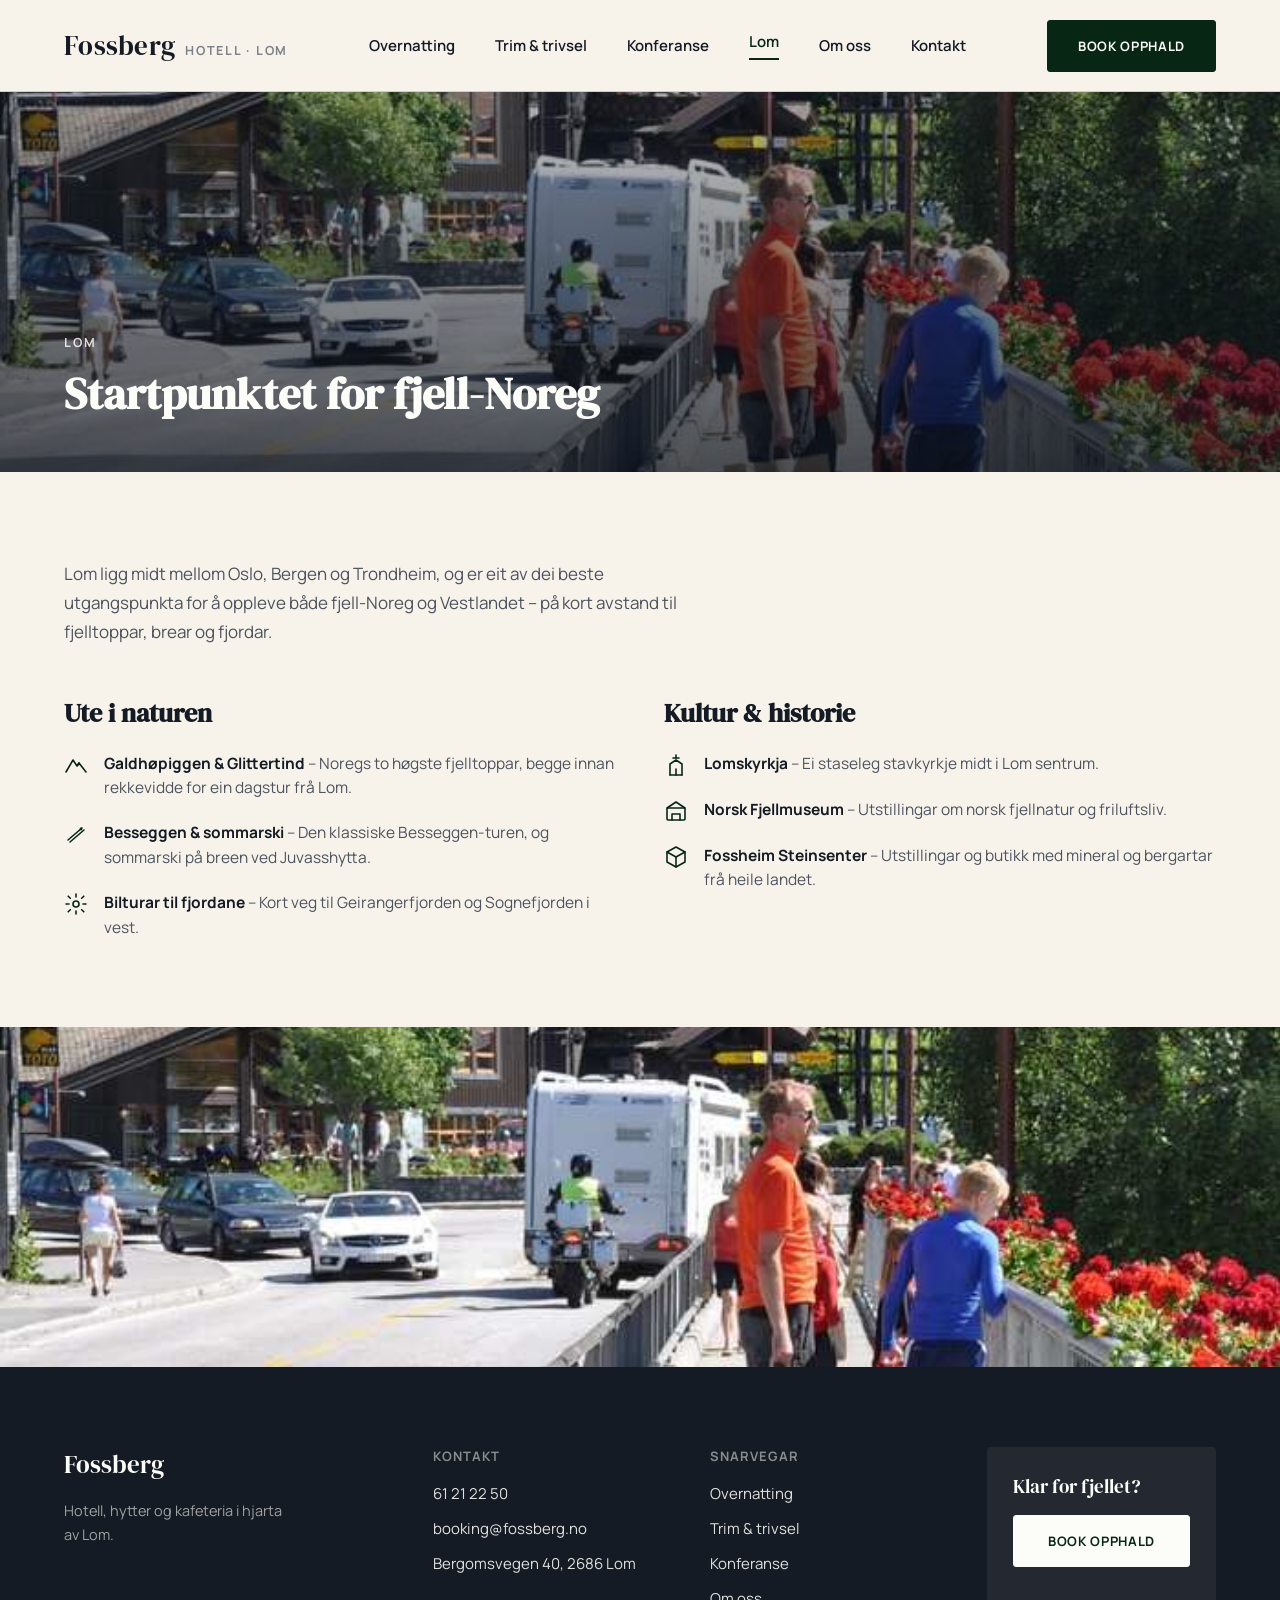
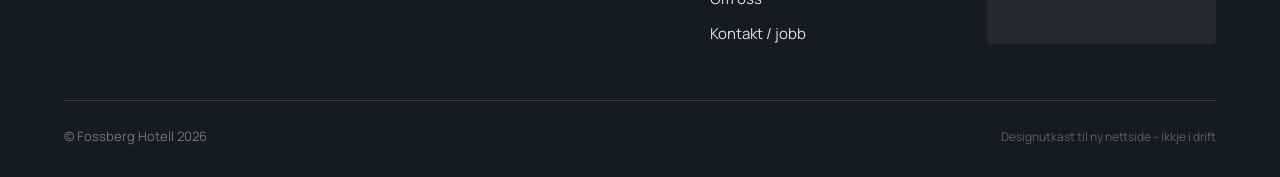
<file: site/lom.html>
<!doctype html>
<html lang="nb">
<head>
<meta charset="utf-8">
<meta name="viewport" content="width=device-width, initial-scale=1">
<title>Lom — Fossberg Hotell</title>
<link rel="stylesheet" href="https://fonts.googleapis.com/css2?family=DM+Serif+Display&family=Fraunces:opsz,wght@9..144,500;9..144,700&family=Space+Grotesk:wght@500;700&family=Playfair+Display:wght@600;700&family=Manrope:wght@400;500;600;700;800&display=swap">
<link rel="stylesheet" href="styles.css">
<script>(function(){try{var t=localStorage.getItem("fossberg-design");if(t&&t!=="a")document.documentElement.setAttribute("data-theme",t);}catch(e){}})();</script>
</head>
<body data-page="lom">

<div class="nav">
  <div class="nav-logo">
    <a href="index.html" style="text-decoration:none;"><span class="serif">Fossberg</span></a>
    <span class="eyebrow" style="color:var(--ink-faint);">Hotell · Lom</span>
  </div>
  <div class="nav-links">
    <a class="navlink" href="overnatting.html">Overnatting</a>
    <a class="navlink" href="trim-og-trivsel.html">Trim &amp; trivsel</a>
    <a class="navlink" href="konferanse.html">Konferanse</a>
    <a class="navlink is-active" href="lom.html">Lom</a>
    <a class="navlink" href="om-oss.html">Om oss</a>
    <a class="navlink" href="kontakt.html">Kontakt</a>
  </div>
      <input type="checkbox" id="menu-toggle" class="menu-toggle">
    <label for="menu-toggle" class="menu-btn"><svg width="22" height="22" viewBox="0 0 24 24" fill="none" stroke="currentColor" stroke-width="1.8" stroke-linecap="round"><path d="M4 7h16"/><path d="M4 12h16"/><path d="M4 17h16"/></svg></label>
    <a class="btn btn-primary nav-cta" href="https://booking.bedify.net/67fe241c0396bf51b50c3747/682725ea008c22234bec86dc" target="_blank">Book opphald</a>
    <div class="mobile-panel">
      <a href="overnatting.html">Overnatting</a>
      <a href="trim-og-trivsel.html">Trim &amp; trivsel</a>
      <a href="konferanse.html">Konferanse</a>
      <a class="is-active" href="lom.html">Lom</a>
      <a href="om-oss.html">Om oss</a>
      <a href="kontakt.html">Kontakt</a>
    </div>
</div>

<div class="subhero">
  <img id="hero-bilete" src="assets/lom-street-sm.jpg" alt="Lom sentrum">
  <div class="overlay"></div>
  <div class="content">
    <div class="eyebrow" style="color:oklch(0.99 0.003 90 / 0.85);margin-bottom:12px;">Lom</div>
    <h1 id="hero-tittel" class="serif" style="margin:0;font-size:44px;color:var(--white);">Startpunktet for fjell-Noreg</h1>
  </div>
</div>

<div class="section">
  <div class="section-heading">
    <p id="intro-tekst" style="margin:0;font-size:17px;line-height:1.7;color:var(--ink-soft);max-width:680px;">Lom ligg midt mellom Oslo, Bergen og Trondheim, og er eit av dei beste utgangspunkta for å oppleve både fjell-Noreg og Vestlandet – på kort avstand til fjelltoppar, brear og fjordar.</p>
  </div>
  <div class="grid-2" style="gap:48px;">

    <div>
      <h2 class="serif" style="margin:0 0 20px 0;font-size:26px;color:var(--ink);">Ute i naturen</h2>
      <div style="display:flex;flex-direction:column;gap:20px;">
        <div style="display:flex;gap:16px;">
          <svg width="24" height="24" viewBox="0 0 24 24" fill="none" stroke="var(--forest-900)" stroke-width="1.6" stroke-linecap="round" stroke-linejoin="round" style="flex-shrink:0;margin-top:2px;"><path d="M2 19 9 7l4 6 2-3 7 9"/><path d="M13.5 12.5 15 10"/></svg>
          <p style="margin:0;font-size:15.5px;line-height:1.6;color:var(--ink-soft);"><strong id="natur1-tittel" style="color:var(--ink);">Galdhøpiggen &amp; Glittertind</strong> – <span id="natur1-tekst">Noregs to høgste fjelltoppar, begge innan rekkevidde for ein dagstur frå Lom.</span></p>
        </div>
        <div style="display:flex;gap:16px;">
          <svg width="24" height="24" viewBox="0 0 24 24" fill="none" stroke="var(--forest-900)" stroke-width="1.6" stroke-linecap="round" stroke-linejoin="round" style="flex-shrink:0;margin-top:2px;"><path d="M4 18 18 6"/><path d="M6 20 20 8"/><circle cx="17" cy="7" r="1.4" fill="var(--forest-900)" stroke="none"/></svg>
          <p style="margin:0;font-size:15.5px;line-height:1.6;color:var(--ink-soft);"><strong id="natur2-tittel" style="color:var(--ink);">Besseggen &amp; sommarski</strong> – <span id="natur2-tekst">den klassiske Besseggen-turen, og sommarski på breen ved Juvasshytta.</span></p>
        </div>
        <div style="display:flex;gap:16px;">
          <svg width="24" height="24" viewBox="0 0 24 24" fill="none" stroke="var(--forest-900)" stroke-width="1.6" stroke-linecap="round" stroke-linejoin="round" style="flex-shrink:0;margin-top:2px;"><circle cx="12" cy="12" r="3"/><path d="M12 2v3M12 19v3M4.2 4.2l2.1 2.1M17.7 17.7l2.1 2.1M2 12h3M19 12h3M4.2 19.8l2.1-2.1M17.7 6.3l2.1-2.1"/></svg>
          <p style="margin:0;font-size:15.5px;line-height:1.6;color:var(--ink-soft);"><strong id="natur3-tittel" style="color:var(--ink);">Bilturar til fjordane</strong> – <span id="natur3-tekst">kort veg til Geirangerfjorden og Sognefjorden i vest.</span></p>
        </div>
      </div>
    </div>

    <div>
      <h2 class="serif" style="margin:0 0 20px 0;font-size:26px;color:var(--ink);">Kultur &amp; historie</h2>
      <div style="display:flex;flex-direction:column;gap:20px;">
        <div style="display:flex;gap:16px;">
          <svg width="24" height="24" viewBox="0 0 24 24" fill="none" stroke="var(--forest-900)" stroke-width="1.6" stroke-linecap="round" stroke-linejoin="round" style="flex-shrink:0;margin-top:2px;"><path d="M12 2v3"/><path d="M9 5h6"/><path d="M6 22V11l6-4 6 4v11"/><path d="M6 22h12"/><path d="M12 22v-6"/></svg>
          <p style="margin:0;font-size:15.5px;line-height:1.6;color:var(--ink-soft);"><strong id="historie1-tittel" style="color:var(--ink);">Lomskyrkja</strong> – <span id="historie1-tekst">ei staseleg stavkyrkje midt i Lom sentrum.</span></p>
        </div>
        <div style="display:flex;gap:16px;">
          <svg width="24" height="24" viewBox="0 0 24 24" fill="none" stroke="var(--forest-900)" stroke-width="1.6" stroke-linecap="round" stroke-linejoin="round" style="flex-shrink:0;margin-top:2px;"><rect x="3" y="9" width="18" height="12" rx="1"/><path d="M8 21v-6h8v6"/><path d="M3 9 12 3l9 6"/></svg>
          <p style="margin:0;font-size:15.5px;line-height:1.6;color:var(--ink-soft);"><strong id="historie2-tittel" style="color:var(--ink);">Norsk Fjellmuseum</strong> – <span id="historie2-tekst">utstillingar om norsk fjellnatur og friluftsliv.</span></p>
        </div>
        <div style="display:flex;gap:16px;">
          <svg width="24" height="24" viewBox="0 0 24 24" fill="none" stroke="var(--forest-900)" stroke-width="1.6" stroke-linecap="round" stroke-linejoin="round" style="flex-shrink:0;margin-top:2px;"><path d="M12 2 3 7v10l9 5 9-5V7l-9-5Z"/><path d="M3 7l9 5 9-5"/><path d="M12 12v10"/></svg>
          <p style="margin:0;font-size:15.5px;line-height:1.6;color:var(--ink-soft);"><strong id="historie3-tittel" style="color:var(--ink);">Fossheim Steinsenter</strong> – <span id="historie3-tekst">utstillingar og butikk med mineral og bergartar frå heile landet.</span></p>
        </div>
      </div>
    </div>

  </div>
</div>

<div style="height:340px;width:100%;overflow:hidden;">
  <img src="assets/lom-street-sm.jpg" alt="Gate i Lom sentrum" style="width:100%;height:100%;object-fit:cover;">
</div>

<div class="footer">
  <div class="foot-grid">
    <div style="display:flex;flex-direction:column;gap:18px;">
      <span class="serif" style="font-size:25px;color:var(--white);">Fossberg</span>
      <p style="margin:0;font-size:14.5px;line-height:1.6;color:oklch(0.99 0.003 90 / 0.6);max-width:220px;">Hotell, hytter og kafeteria i hjarta av Lom.</p>
    </div>
    <div>
      <div class="foot-h">Kontakt</div>
      <div style="display:flex;flex-direction:column;gap:14px;">
        <a data-cms="telefon" class="foot-link" href="tel:61212250">61 21 22 50</a>
        <a data-cms="epost" class="foot-link" href="mailto:booking@fossberg.no">booking@fossberg.no</a>
        <span data-cms="adresse" class="foot-link">Lom sentrum, Noreg</span>
      </div>
    </div>
    <div>
      <div class="foot-h">Snarvegar</div>
      <div style="display:flex;flex-direction:column;gap:14px;">
        <a class="foot-link" href="overnatting.html">Overnatting</a>
        <a class="foot-link" href="trim-og-trivsel.html">Trim &amp; trivsel</a>
        <a class="foot-link" href="konferanse.html">Konferanse</a>
        <a class="foot-link" href="om-oss.html">Om oss</a>
        <a class="foot-link" href="kontakt.html">Kontakt / jobb</a>
      </div>
    </div>
    <div style="display:flex;flex-direction:column;gap:16px;background:oklch(0.99 0.003 90 / 0.06);border-radius:4px;padding:26px;">
      <span class="serif" style="font-size:19px;color:var(--white);">Klar for fjellet?</span>
      <a class="btn btn-primary" href="https://booking.bedify.net/67fe241c0396bf51b50c3747/682725ea008c22234bec86dc" target="_blank" style="justify-content:center;background:var(--white);color:var(--forest-900);border-color:var(--white);">Book opphald</a>
    </div>
  </div>
  <div class="foot-bottom">
    <span style="font-size:13px;color:oklch(0.99 0.003 90 / 0.4);">© Fossberg Hotell 2026</span>
    <span style="font-size:12px;color:oklch(0.99 0.003 90 / 0.3);">Designutkast til ny nettside – ikkje i drift</span>
  </div>
</div>

<script src="assets/content.js" defer></script>
</body>
</html>
</file>
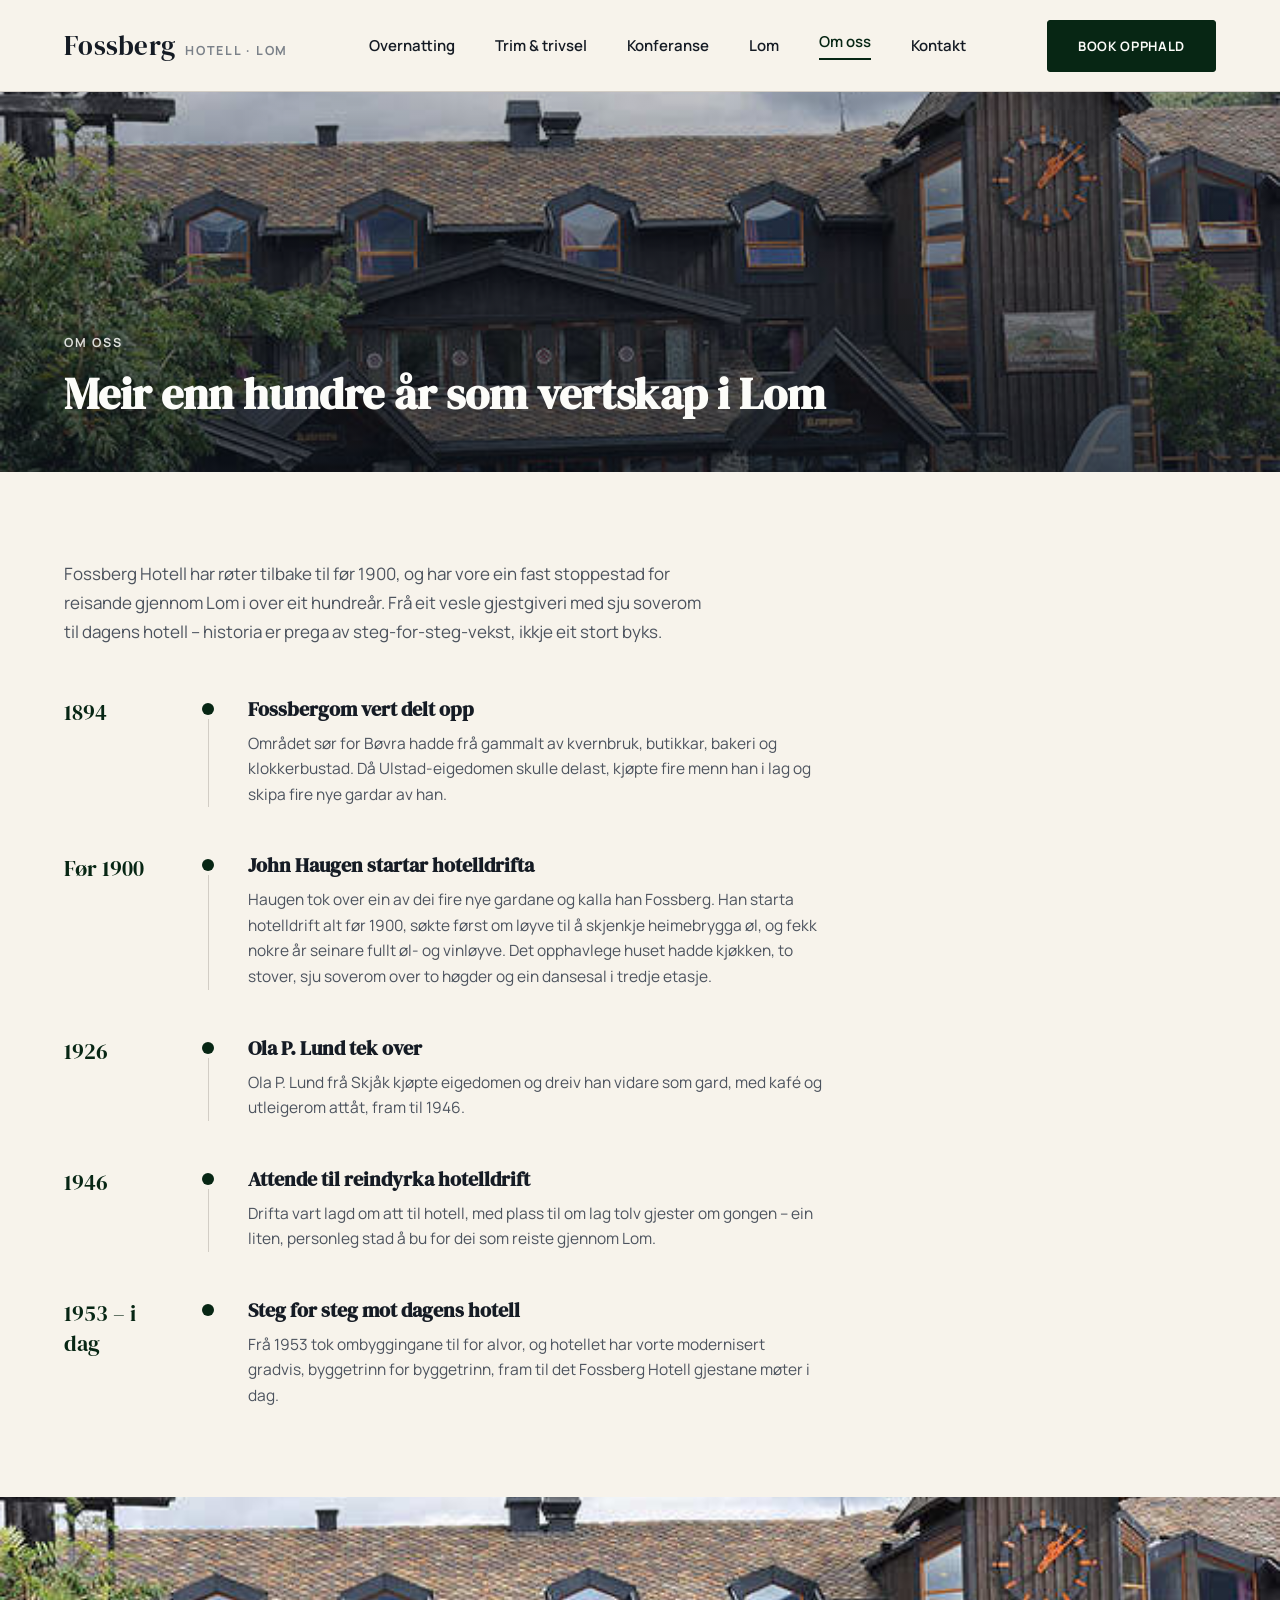
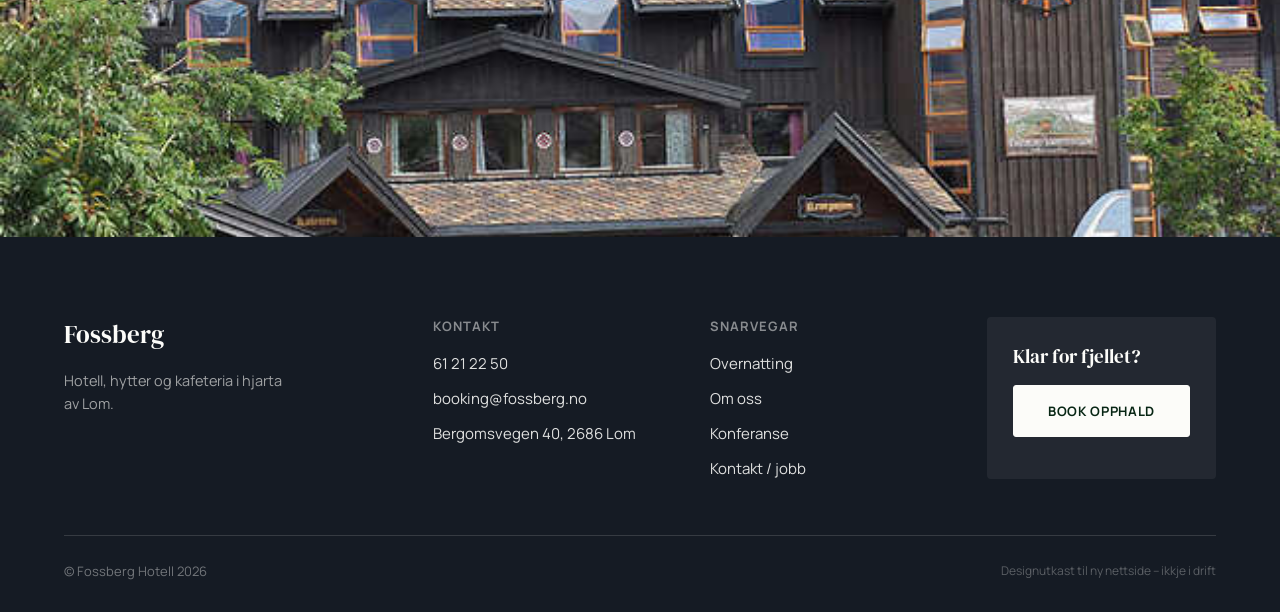
<file: site/om-oss.html>
<!doctype html>
<html lang="nb">
<head>
<meta charset="utf-8">
<meta name="viewport" content="width=device-width, initial-scale=1">
<title>Om oss — Fossberg Hotell</title>
<link rel="stylesheet" href="https://fonts.googleapis.com/css2?family=DM+Serif+Display&family=Fraunces:opsz,wght@9..144,500;9..144,700&family=Space+Grotesk:wght@500;700&family=Playfair+Display:wght@600;700&family=Manrope:wght@400;500;600;700;800&display=swap">
<link rel="stylesheet" href="styles.css">
<script>(function(){try{var t=localStorage.getItem("fossberg-design");if(t&&t!=="a")document.documentElement.setAttribute("data-theme",t);}catch(e){}})();</script>
</head>
<body data-page="om_oss">

<div class="nav">
  <div class="nav-logo">
    <a href="index.html" style="text-decoration:none;"><span class="serif">Fossberg</span></a>
    <span class="eyebrow" style="color:var(--ink-faint);">Hotell · Lom</span>
  </div>
  <div class="nav-links">
    <a class="navlink" href="overnatting.html">Overnatting</a>
    <a class="navlink" href="trim-og-trivsel.html">Trim &amp; trivsel</a>
    <a class="navlink" href="konferanse.html">Konferanse</a>
    <a class="navlink" href="lom.html">Lom</a>
    <a class="navlink is-active" href="om-oss.html">Om oss</a>
    <a class="navlink" href="kontakt.html">Kontakt</a>
  </div>
      <input type="checkbox" id="menu-toggle" class="menu-toggle">
    <label for="menu-toggle" class="menu-btn"><svg width="22" height="22" viewBox="0 0 24 24" fill="none" stroke="currentColor" stroke-width="1.8" stroke-linecap="round"><path d="M4 7h16"/><path d="M4 12h16"/><path d="M4 17h16"/></svg></label>
    <a class="btn btn-primary nav-cta" href="https://booking.bedify.net/67fe241c0396bf51b50c3747/682725ea008c22234bec86dc" target="_blank">Book opphald</a>
    <div class="mobile-panel">
      <a href="overnatting.html">Overnatting</a>
      <a href="trim-og-trivsel.html">Trim &amp; trivsel</a>
      <a href="konferanse.html">Konferanse</a>
      <a href="lom.html">Lom</a>
      <a class="is-active" href="om-oss.html">Om oss</a>
      <a href="kontakt.html">Kontakt</a>
    </div>
</div>

<div class="subhero">
  <img id="hero-bilete" src="assets/hotel-exterior-sm.jpg" alt="Fossberg Hotell sin fasade">
  <div class="overlay"></div>
  <div class="content">
    <div class="eyebrow" style="color:oklch(0.99 0.003 90 / 0.85);margin-bottom:12px;">Om oss</div>
    <h1 id="hero-tittel" class="serif" style="margin:0;font-size:44px;color:var(--white);">Meir enn hundre år som vertskap i Lom</h1>
  </div>
</div>

<div class="section">
  <div class="section-heading">
    <p id="intro-tekst" style="margin:0;font-size:17px;line-height:1.7;color:var(--ink-soft);max-width:680px;">Fossberg Hotell har røter tilbake til før 1900, og har vore ein fast stoppestad for reisande gjennom Lom i over eit hundreår. Frå eit vesle gjestgiveri med sju soverom til dagens hotell – historia er prega av steg-for-steg-vekst, ikkje eit stort byks.</p>
  </div>

  <div class="timeline" id="timeline" style="max-width:760px;">
    <div class="timeline-item">
      <div class="timeline-year">1894</div>
      <div class="timeline-marker"><div class="timeline-dot"></div><div class="timeline-line"></div></div>
      <div class="timeline-text">
        <h3>Fossbergom vert delt opp</h3>
        <p>Området sør for Bøvra hadde frå gammalt av kvernbruk, butikkar, bakeri og klokkerbustad. Då Ulstad-eigedomen skulle delast, kjøpte fire menn han i lag og skipa fire nye gardar av han.</p>
      </div>
    </div>
    <div class="timeline-item">
      <div class="timeline-year">Før 1900</div>
      <div class="timeline-marker"><div class="timeline-dot"></div><div class="timeline-line"></div></div>
      <div class="timeline-text">
        <h3>John Haugen startar hotelldrifta</h3>
        <p>Haugen tok over ein av dei fire nye gardane og kalla han Fossberg. Han starta hotelldrift alt før 1900, søkte først om løyve til å skjenkje heimebrygga øl, og fekk nokre år seinare fullt øl- og vinløyve. Det opphavlege huset hadde kjøkken, to stover, sju soverom over to høgder og ein dansesal i tredje etasje.</p>
      </div>
    </div>
    <div class="timeline-item">
      <div class="timeline-year">1926</div>
      <div class="timeline-marker"><div class="timeline-dot"></div><div class="timeline-line"></div></div>
      <div class="timeline-text">
        <h3>Ola P. Lund tek over</h3>
        <p>Ola P. Lund frå Skjåk kjøpte eigedomen og dreiv han vidare som gard, med kafé og utleigerom attåt, fram til 1946.</p>
      </div>
    </div>
    <div class="timeline-item">
      <div class="timeline-year">1946</div>
      <div class="timeline-marker"><div class="timeline-dot"></div><div class="timeline-line"></div></div>
      <div class="timeline-text">
        <h3>Attende til reindyrka hotelldrift</h3>
        <p>Drifta vart lagd om att til hotell, med plass til om lag tolv gjester om gongen – ein liten, personleg stad å bu for dei som reiste gjennom Lom.</p>
      </div>
    </div>
    <div class="timeline-item">
      <div class="timeline-year">1953 – i dag</div>
      <div class="timeline-marker"><div class="timeline-dot"></div></div>
      <div class="timeline-text">
        <h3>Steg for steg mot dagens hotell</h3>
        <p>Frå 1953 tok ombyggingane til for alvor, og hotellet har vorte modernisert gradvis, byggetrinn for byggetrinn, fram til det Fossberg Hotell gjestane møter i dag.</p>
      </div>
    </div>
  </div>
</div>

<div style="height:340px;width:100%;overflow:hidden;">
  <img src="assets/hotel-exterior-sm.jpg" alt="Fossberg Hotell i dag" style="width:100%;height:100%;object-fit:cover;">
</div>

<div class="footer">
  <div class="foot-grid">
    <div style="display:flex;flex-direction:column;gap:18px;">
      <span class="serif" style="font-size:25px;color:var(--white);">Fossberg</span>
      <p style="margin:0;font-size:14.5px;line-height:1.6;color:oklch(0.99 0.003 90 / 0.6);max-width:220px;">Hotell, hytter og kafeteria i hjarta av Lom.</p>
    </div>
    <div>
      <div class="foot-h">Kontakt</div>
      <div style="display:flex;flex-direction:column;gap:14px;">
        <a data-cms="telefon" class="foot-link" href="tel:61212250">61 21 22 50</a>
        <a data-cms="epost" class="foot-link" href="mailto:booking@fossberg.no">booking@fossberg.no</a>
        <span data-cms="adresse" class="foot-link">Lom sentrum, Noreg</span>
      </div>
    </div>
    <div>
      <div class="foot-h">Snarvegar</div>
      <div style="display:flex;flex-direction:column;gap:14px;">
        <a class="foot-link" href="overnatting.html">Overnatting</a>
        <a class="foot-link" href="om-oss.html">Om oss</a>
        <a class="foot-link" href="konferanse.html">Konferanse</a>
        <a class="foot-link" href="kontakt.html">Kontakt / jobb</a>
      </div>
    </div>
    <div style="display:flex;flex-direction:column;gap:16px;background:oklch(0.99 0.003 90 / 0.06);border-radius:4px;padding:26px;">
      <span class="serif" style="font-size:19px;color:var(--white);">Klar for fjellet?</span>
      <a class="btn btn-primary" href="https://booking.bedify.net/67fe241c0396bf51b50c3747/682725ea008c22234bec86dc" target="_blank" style="justify-content:center;background:var(--white);color:var(--forest-900);border-color:var(--white);">Book opphald</a>
    </div>
  </div>
  <div class="foot-bottom">
    <span style="font-size:13px;color:oklch(0.99 0.003 90 / 0.4);">© Fossberg Hotell 2026</span>
    <span style="font-size:12px;color:oklch(0.99 0.003 90 / 0.3);">Designutkast til ny nettside – ikkje i drift</span>
  </div>
</div>

<script src="assets/content.js" defer></script>
</body>
</html>
</file>
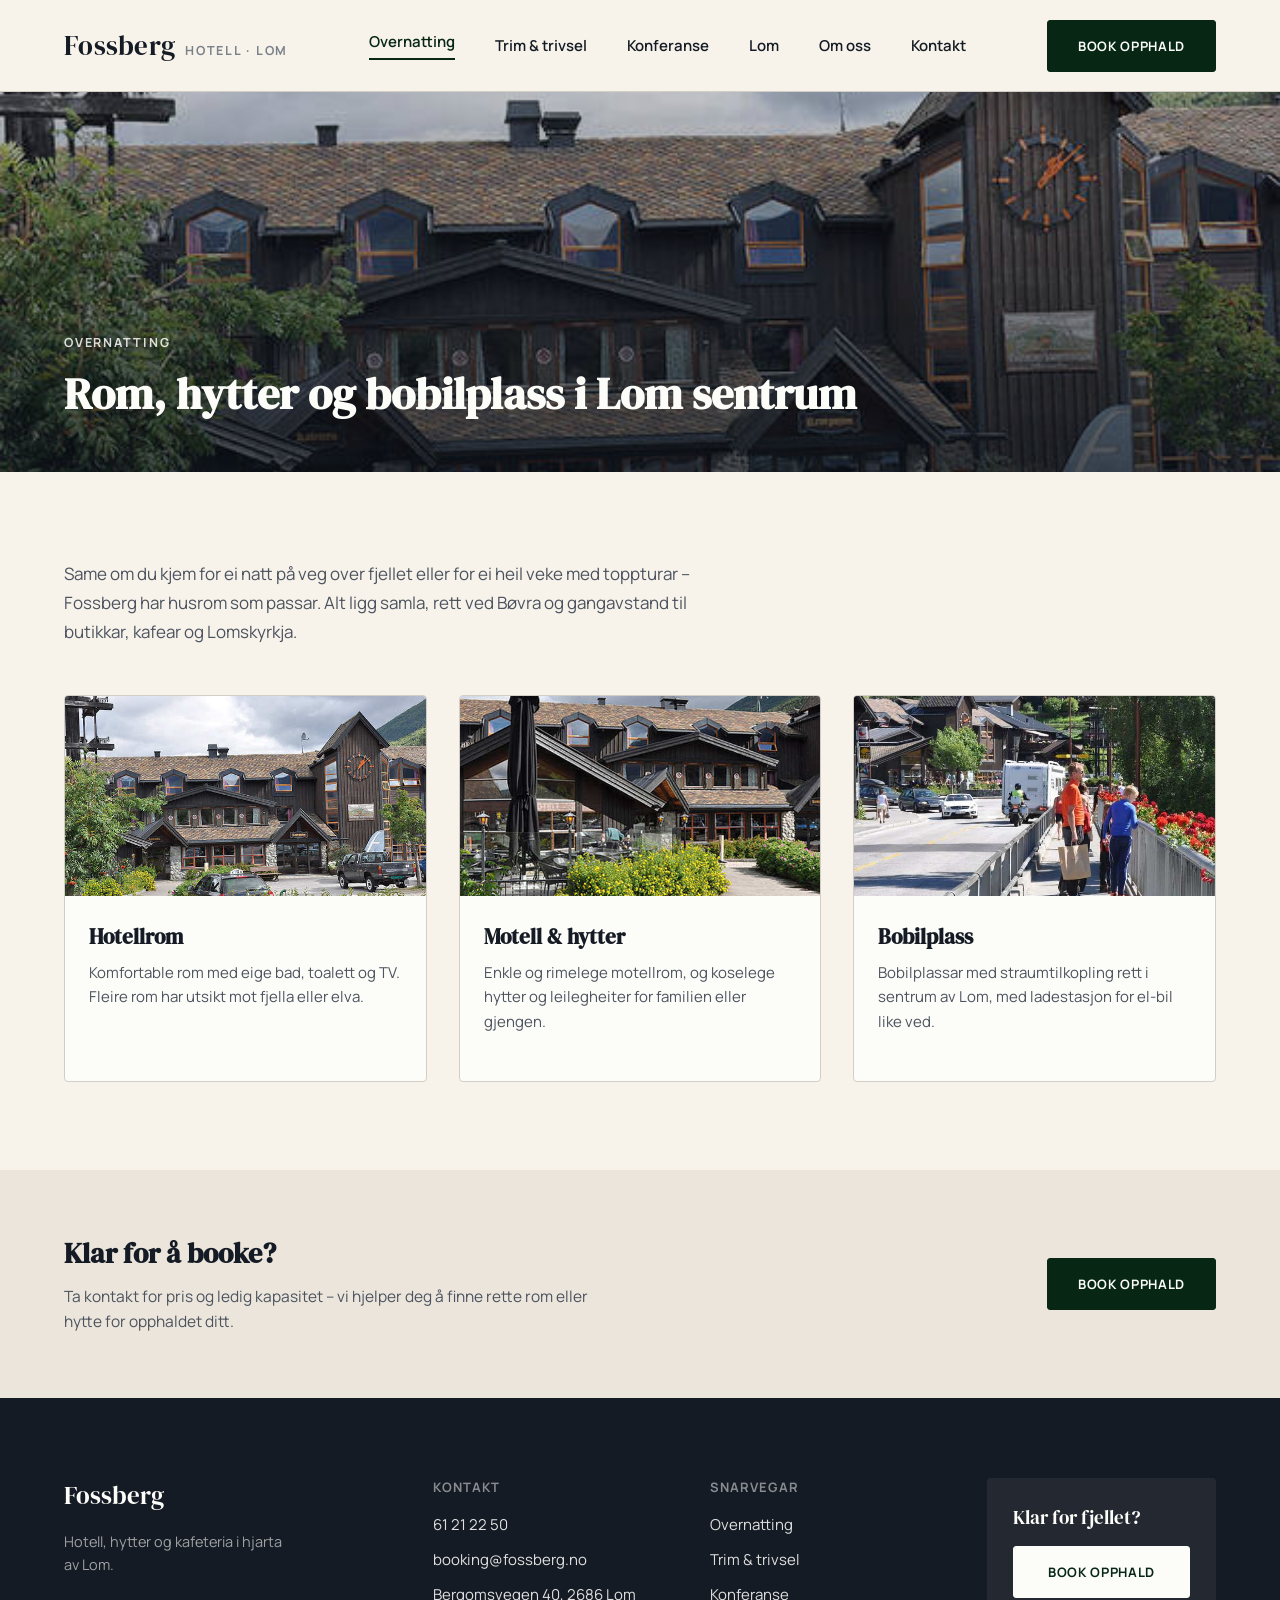
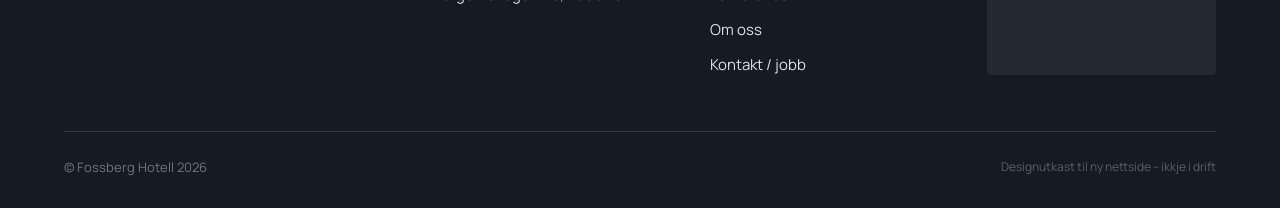
<file: site/overnatting.html>
<!doctype html>
<html lang="nb">
<head>
<meta charset="utf-8">
<meta name="viewport" content="width=device-width, initial-scale=1">
<title>Overnatting — Fossberg Hotell</title>
<link rel="stylesheet" href="https://fonts.googleapis.com/css2?family=DM+Serif+Display&family=Fraunces:opsz,wght@9..144,500;9..144,700&family=Space+Grotesk:wght@500;700&family=Playfair+Display:wght@600;700&family=Manrope:wght@400;500;600;700;800&display=swap">
<link rel="stylesheet" href="styles.css">
<script>(function(){try{var t=localStorage.getItem("fossberg-design");if(t&&t!=="a")document.documentElement.setAttribute("data-theme",t);}catch(e){}})();</script>
</head>
<body data-page="overnatting">

<div class="nav">
  <div class="nav-logo">
    <a href="index.html" style="text-decoration:none;"><span class="serif">Fossberg</span></a>
    <span class="eyebrow" style="color:var(--ink-faint);">Hotell · Lom</span>
  </div>
  <div class="nav-links">
    <a class="navlink is-active" href="overnatting.html">Overnatting</a>
    <a class="navlink" href="trim-og-trivsel.html">Trim &amp; trivsel</a>
    <a class="navlink" href="konferanse.html">Konferanse</a>
    <a class="navlink" href="lom.html">Lom</a>
    <a class="navlink" href="om-oss.html">Om oss</a>
    <a class="navlink" href="kontakt.html">Kontakt</a>
  </div>
      <input type="checkbox" id="menu-toggle" class="menu-toggle">
    <label for="menu-toggle" class="menu-btn"><svg width="22" height="22" viewBox="0 0 24 24" fill="none" stroke="currentColor" stroke-width="1.8" stroke-linecap="round"><path d="M4 7h16"/><path d="M4 12h16"/><path d="M4 17h16"/></svg></label>
    <a class="btn btn-primary nav-cta" href="https://booking.bedify.net/67fe241c0396bf51b50c3747/682725ea008c22234bec86dc" target="_blank">Book opphald</a>
    <div class="mobile-panel">
      <a class="is-active" href="overnatting.html">Overnatting</a>
      <a href="trim-og-trivsel.html">Trim &amp; trivsel</a>
      <a href="konferanse.html">Konferanse</a>
      <a href="lom.html">Lom</a>
      <a href="om-oss.html">Om oss</a>
      <a href="kontakt.html">Kontakt</a>
    </div>
</div>

<div class="subhero">
  <img id="hero-bilete" src="assets/hotel-exterior-sm.jpg" alt="Fossberg Hotell sin fasade">
  <div class="overlay"></div>
  <div class="content">
    <div class="eyebrow" style="color:oklch(0.99 0.003 90 / 0.85);margin-bottom:12px;">Overnatting</div>
    <h1 id="hero-tittel" class="serif" style="margin:0;font-size:44px;color:var(--white);">Rom, hytter og bobilplass i Lom sentrum</h1>
  </div>
</div>

<div class="section">
  <div class="section-heading">
    <p id="intro-tekst" style="margin:0;font-size:17px;line-height:1.7;color:var(--ink-soft);max-width:680px;">Same om du kjem for ei natt på veg over fjellet eller for ei heil veke med toppturar – Fossberg har husrom som passar. Alt ligg samla, rett ved Bøvra og gangavstand til butikkar, kafear og Lomskyrkja.</p>
  </div>
  <div class="grid-3" style="gap:32px;">

    <div class="card">
      <img id="kort1-bilete" src="assets/hotel-exterior-sm.jpg" alt="Hotellrom" style="width:100%;height:200px;object-fit:cover;">
      <div style="padding:26px 24px 28px 24px;">
        <h3 id="kort1-tittel" class="card-title" style="font-size:21px;">Hotellrom</h3>
        <p id="kort1-tekst" class="card-text" style="font-size:15px;">Komfortable rom med eige bad, toalett og TV. Fleire rom har utsikt mot fjella eller elva.</p>
      </div>
    </div>

    <div class="card">
      <img id="kort2-bilete" src="assets/hero-terrace-sm.jpg" alt="Motellrom" style="width:100%;height:200px;object-fit:cover;">
      <div style="padding:26px 24px 28px 24px;">
        <h3 id="kort2-tittel" class="card-title" style="font-size:21px;">Motell &amp; hytter</h3>
        <p id="kort2-tekst" class="card-text" style="font-size:15px;">Enkle og rimelege motellrom, og koselege hytter og leilegheiter for familien eller gjengen.</p>
      </div>
    </div>

    <div class="card">
      <img id="kort3-bilete" src="assets/lom-street-sm.jpg" alt="Bobilplass i Lom sentrum" style="width:100%;height:200px;object-fit:cover;">
      <div style="padding:26px 24px 28px 24px;">
        <h3 id="kort3-tittel" class="card-title" style="font-size:21px;">Bobilplass</h3>
        <p id="kort3-tekst" class="card-text" style="font-size:15px;">Bobilplassar med straumtilkopling rett i sentrum av Lom, med ladestasjon for el-bil like ved.</p>
      </div>
    </div>

  </div>
</div>

<div style="background:var(--paper-2);padding:64px;">
  <div style="max-width:1200px;margin:0 auto;display:flex;align-items:center;justify-content:space-between;gap:32px;flex-wrap:wrap;">
    <div style="max-width:560px;">
      <h2 class="serif" style="margin:0 0 12px 0;font-size:28px;color:var(--ink);">Klar for å booke?</h2>
      <p style="margin:0;font-size:15.5px;line-height:1.6;color:var(--ink-soft);">Ta kontakt for pris og ledig kapasitet – vi hjelper deg å finne rette rom eller hytte for opphaldet ditt.</p>
    </div>
    <a class="btn btn-primary" href="https://booking.bedify.net/67fe241c0396bf51b50c3747/682725ea008c22234bec86dc" target="_blank">Book opphald</a>
  </div>
</div>

<div class="footer">
  <div class="foot-grid">
    <div style="display:flex;flex-direction:column;gap:18px;">
      <span class="serif" style="font-size:25px;color:var(--white);">Fossberg</span>
      <p style="margin:0;font-size:14.5px;line-height:1.6;color:oklch(0.99 0.003 90 / 0.6);max-width:220px;">Hotell, hytter og kafeteria i hjarta av Lom.</p>
    </div>
    <div>
      <div class="foot-h">Kontakt</div>
      <div style="display:flex;flex-direction:column;gap:14px;">
        <a data-cms="telefon" class="foot-link" href="tel:61212250">61 21 22 50</a>
        <a data-cms="epost" class="foot-link" href="mailto:booking@fossberg.no">booking@fossberg.no</a>
        <span data-cms="adresse" class="foot-link">Lom sentrum, Noreg</span>
      </div>
    </div>
    <div>
      <div class="foot-h">Snarvegar</div>
      <div style="display:flex;flex-direction:column;gap:14px;">
        <a class="foot-link" href="overnatting.html">Overnatting</a>
        <a class="foot-link" href="trim-og-trivsel.html">Trim &amp; trivsel</a>
        <a class="foot-link" href="konferanse.html">Konferanse</a>
        <a class="foot-link" href="om-oss.html">Om oss</a>
        <a class="foot-link" href="kontakt.html">Kontakt / jobb</a>
      </div>
    </div>
    <div style="display:flex;flex-direction:column;gap:16px;background:oklch(0.99 0.003 90 / 0.06);border-radius:4px;padding:26px;">
      <span class="serif" style="font-size:19px;color:var(--white);">Klar for fjellet?</span>
      <a class="btn btn-primary" href="https://booking.bedify.net/67fe241c0396bf51b50c3747/682725ea008c22234bec86dc" target="_blank" style="justify-content:center;background:var(--white);color:var(--forest-900);border-color:var(--white);">Book opphald</a>
    </div>
  </div>
  <div class="foot-bottom">
    <span style="font-size:13px;color:oklch(0.99 0.003 90 / 0.4);">© Fossberg Hotell 2026</span>
    <span style="font-size:12px;color:oklch(0.99 0.003 90 / 0.3);">Designutkast til ny nettside – ikkje i drift</span>
  </div>
</div>

<script src="assets/content.js" defer></script>
</body>
</html>
</file>
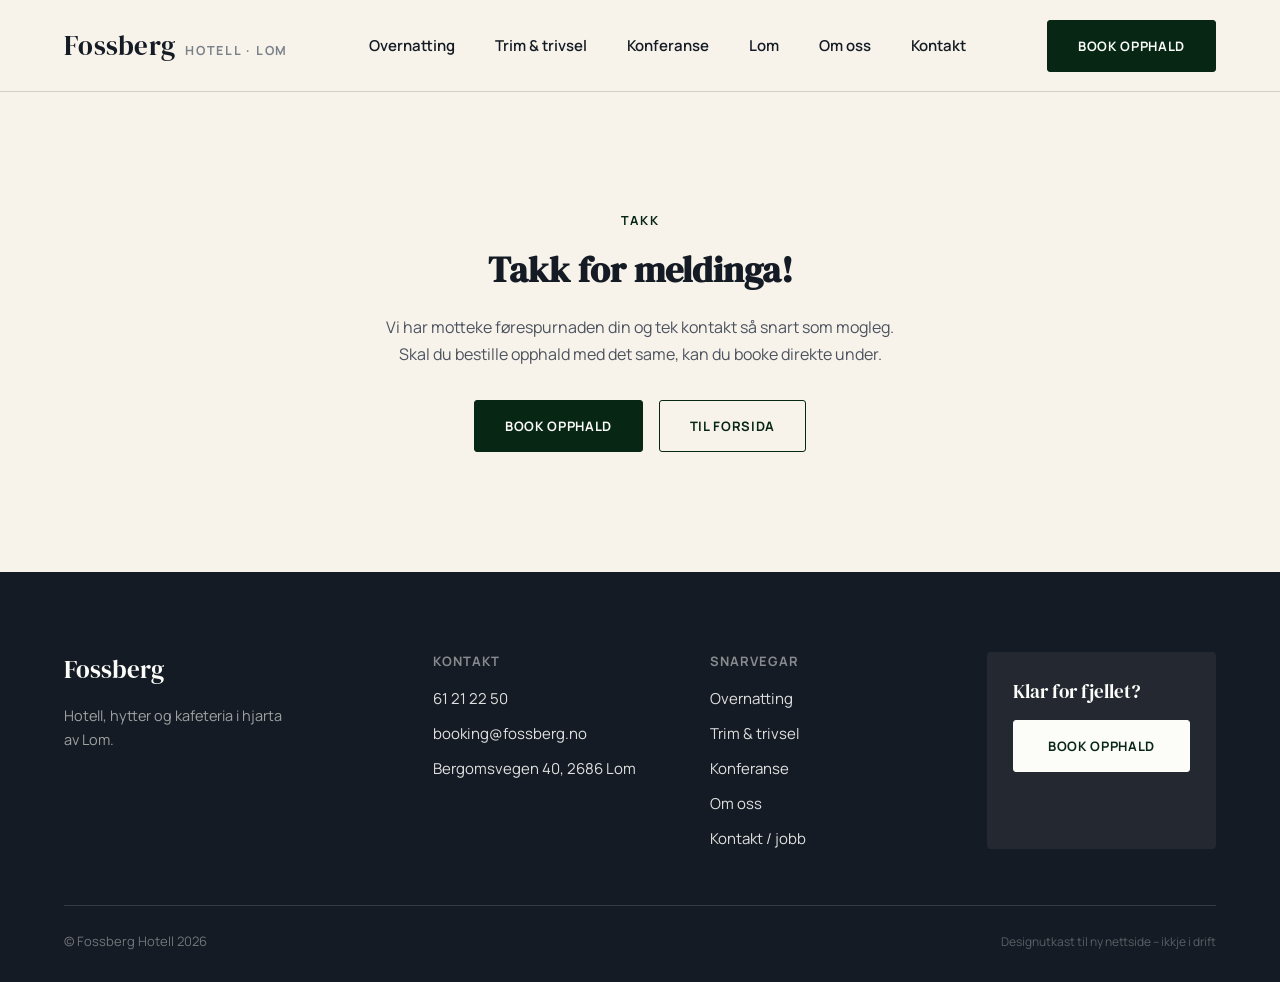
<file: site/takk.html>
<!doctype html>
<html lang="nb">
<head>
<meta charset="utf-8">
<meta name="viewport" content="width=device-width, initial-scale=1">
<title>Takk for meldinga — Fossberg Hotell</title>
<link rel="stylesheet" href="https://fonts.googleapis.com/css2?family=DM+Serif+Display&family=Fraunces:opsz,wght@9..144,500;9..144,700&family=Space+Grotesk:wght@500;700&family=Playfair+Display:wght@600;700&family=Manrope:wght@400;500;600;700;800&display=swap">
<link rel="stylesheet" href="styles.css">
<script>(function(){try{var t=localStorage.getItem("fossberg-design");if(t&&t!=="a")document.documentElement.setAttribute("data-theme",t);}catch(e){}})();</script>
</head>
<body data-page="takk">

<div class="nav">
  <div class="nav-logo">
    <a href="index.html" style="text-decoration:none;"><span class="serif">Fossberg</span></a>
    <span class="eyebrow" style="color:var(--ink-faint);">Hotell · Lom</span>
  </div>
  <div class="nav-links">
    <a class="navlink" href="overnatting.html">Overnatting</a>
    <a class="navlink" href="trim-og-trivsel.html">Trim &amp; trivsel</a>
    <a class="navlink" href="konferanse.html">Konferanse</a>
    <a class="navlink" href="lom.html">Lom</a>
    <a class="navlink" href="om-oss.html">Om oss</a>
    <a class="navlink" href="kontakt.html">Kontakt</a>
  </div>
      <input type="checkbox" id="menu-toggle" class="menu-toggle">
    <label for="menu-toggle" class="menu-btn"><svg width="22" height="22" viewBox="0 0 24 24" fill="none" stroke="currentColor" stroke-width="1.8" stroke-linecap="round"><path d="M4 7h16"/><path d="M4 12h16"/><path d="M4 17h16"/></svg></label>
    <a class="btn btn-primary nav-cta" href="https://booking.bedify.net/67fe241c0396bf51b50c3747/682725ea008c22234bec86dc" target="_blank">Book opphald</a>
    <div class="mobile-panel">
      <a href="overnatting.html">Overnatting</a>
      <a href="trim-og-trivsel.html">Trim &amp; trivsel</a>
      <a href="konferanse.html">Konferanse</a>
      <a href="lom.html">Lom</a>
      <a href="om-oss.html">Om oss</a>
      <a href="kontakt.html">Kontakt</a>
    </div>
</div>

<div class="section" style="text-align:center;padding-top:120px;padding-bottom:120px;">
  <div style="max-width:520px;margin:0 auto;">
    <div class="eyebrow" style="color:var(--forest-900);margin-bottom:16px;">Takk</div>
    <h1 class="serif" style="margin:0 0 20px 0;font-size:36px;color:var(--ink);">Takk for meldinga!</h1>
    <p style="margin:0 0 32px 0;font-size:16px;line-height:1.7;color:var(--ink-soft);">Vi har motteke førespurnaden din og tek kontakt så snart som mogleg. Skal du bestille opphald med det same, kan du booke direkte under.</p>
    <div style="display:flex;gap:16px;justify-content:center;flex-wrap:wrap;">
      <a class="btn btn-primary" href="https://booking.bedify.net/67fe241c0396bf51b50c3747/682725ea008c22234bec86dc" target="_blank">Book opphald</a>
      <a class="btn btn-ghost-light" href="index.html">Til forsida</a>
    </div>
  </div>
</div>

<div class="footer">
  <div class="foot-grid">
    <div style="display:flex;flex-direction:column;gap:18px;">
      <span class="serif" style="font-size:25px;color:var(--white);">Fossberg</span>
      <p style="margin:0;font-size:14.5px;line-height:1.6;color:oklch(0.99 0.003 90 / 0.6);max-width:220px;">Hotell, hytter og kafeteria i hjarta av Lom.</p>
    </div>
    <div>
      <div class="foot-h">Kontakt</div>
      <div style="display:flex;flex-direction:column;gap:14px;">
        <a data-cms="telefon" class="foot-link" href="tel:61212250">61 21 22 50</a>
        <a data-cms="epost" class="foot-link" href="mailto:booking@fossberg.no">booking@fossberg.no</a>
        <span data-cms="adresse" class="foot-link">Lom sentrum, Noreg</span>
      </div>
    </div>
    <div>
      <div class="foot-h">Snarvegar</div>
      <div style="display:flex;flex-direction:column;gap:14px;">
        <a class="foot-link" href="overnatting.html">Overnatting</a>
        <a class="foot-link" href="trim-og-trivsel.html">Trim &amp; trivsel</a>
        <a class="foot-link" href="konferanse.html">Konferanse</a>
        <a class="foot-link" href="om-oss.html">Om oss</a>
        <a class="foot-link" href="kontakt.html">Kontakt / jobb</a>
      </div>
    </div>
    <div style="display:flex;flex-direction:column;gap:16px;background:oklch(0.99 0.003 90 / 0.06);border-radius:4px;padding:26px;">
      <span class="serif" style="font-size:19px;color:var(--white);">Klar for fjellet?</span>
      <a class="btn btn-primary" href="https://booking.bedify.net/67fe241c0396bf51b50c3747/682725ea008c22234bec86dc" target="_blank" style="justify-content:center;background:var(--white);color:var(--forest-900);border-color:var(--white);">Book opphald</a>
    </div>
  </div>
  <div class="foot-bottom">
    <span style="font-size:13px;color:oklch(0.99 0.003 90 / 0.4);">© Fossberg Hotell 2026</span>
    <span style="font-size:12px;color:oklch(0.99 0.003 90 / 0.3);">Designutkast til ny nettside – ikkje i drift</span>
  </div>
</div>

<script src="assets/content.js" defer></script>
</body>
</html>
</file>
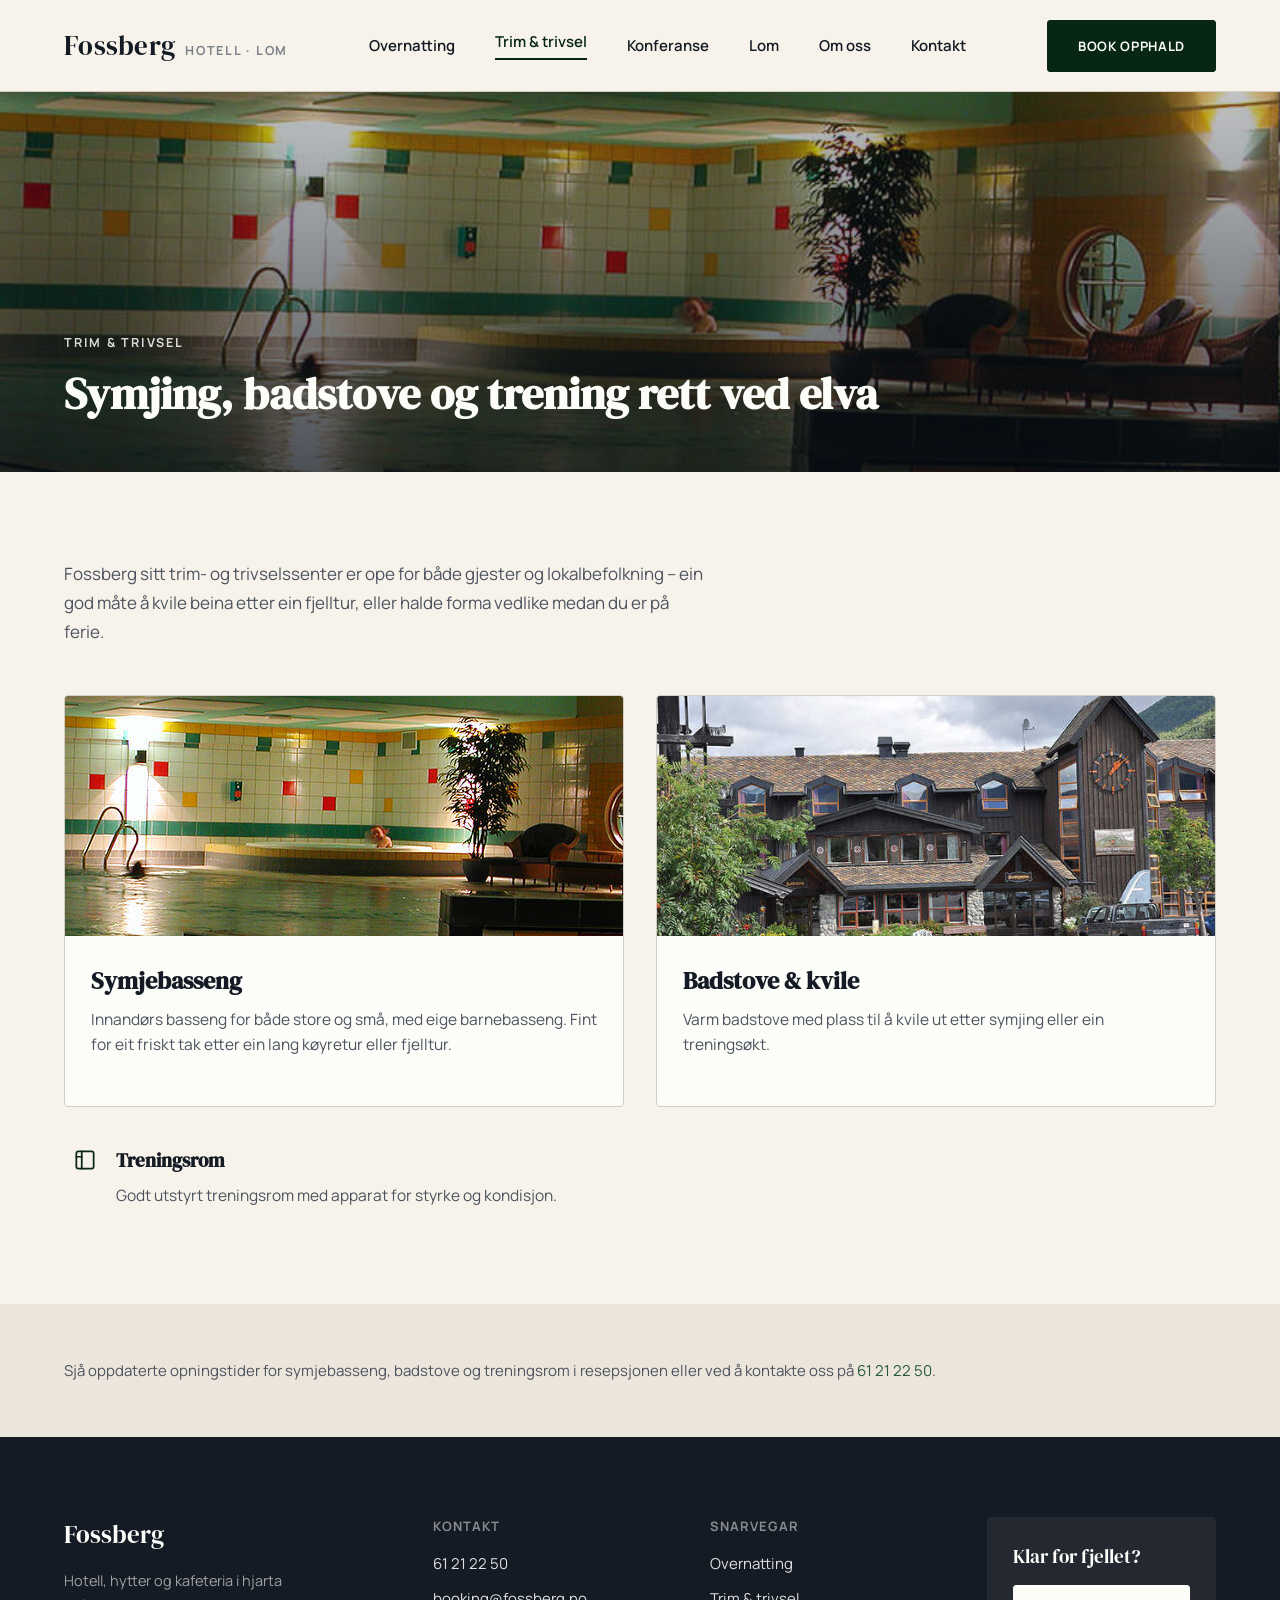
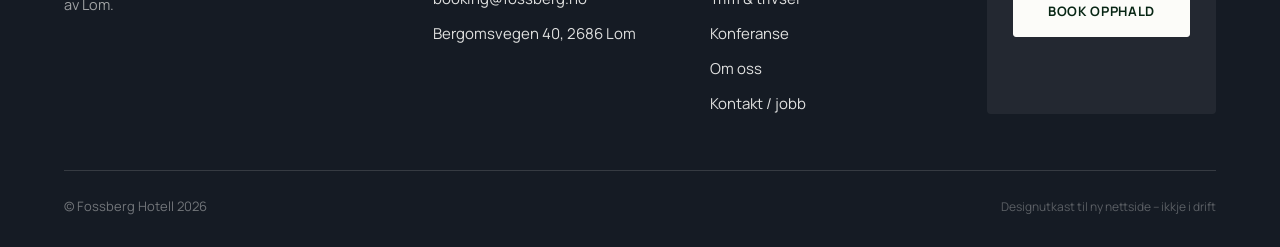
<file: site/trim-og-trivsel.html>
<!doctype html>
<html lang="nb">
<head>
<meta charset="utf-8">
<meta name="viewport" content="width=device-width, initial-scale=1">
<title>Trim &amp; trivsel — Fossberg Hotell</title>
<link rel="stylesheet" href="https://fonts.googleapis.com/css2?family=DM+Serif+Display&family=Fraunces:opsz,wght@9..144,500;9..144,700&family=Space+Grotesk:wght@500;700&family=Playfair+Display:wght@600;700&family=Manrope:wght@400;500;600;700;800&display=swap">
<link rel="stylesheet" href="styles.css">
<script>(function(){try{var t=localStorage.getItem("fossberg-design");if(t&&t!=="a")document.documentElement.setAttribute("data-theme",t);}catch(e){}})();</script>
</head>
<body data-page="trim">

<div class="nav">
  <div class="nav-logo">
    <a href="index.html" style="text-decoration:none;"><span class="serif">Fossberg</span></a>
    <span class="eyebrow" style="color:var(--ink-faint);">Hotell · Lom</span>
  </div>
  <div class="nav-links">
    <a class="navlink" href="overnatting.html">Overnatting</a>
    <a class="navlink is-active" href="trim-og-trivsel.html">Trim &amp; trivsel</a>
    <a class="navlink" href="konferanse.html">Konferanse</a>
    <a class="navlink" href="lom.html">Lom</a>
    <a class="navlink" href="om-oss.html">Om oss</a>
    <a class="navlink" href="kontakt.html">Kontakt</a>
  </div>
      <input type="checkbox" id="menu-toggle" class="menu-toggle">
    <label for="menu-toggle" class="menu-btn"><svg width="22" height="22" viewBox="0 0 24 24" fill="none" stroke="currentColor" stroke-width="1.8" stroke-linecap="round"><path d="M4 7h16"/><path d="M4 12h16"/><path d="M4 17h16"/></svg></label>
    <a class="btn btn-primary nav-cta" href="https://booking.bedify.net/67fe241c0396bf51b50c3747/682725ea008c22234bec86dc" target="_blank">Book opphald</a>
    <div class="mobile-panel">
      <a href="overnatting.html">Overnatting</a>
      <a class="is-active" href="trim-og-trivsel.html">Trim &amp; trivsel</a>
      <a href="konferanse.html">Konferanse</a>
      <a href="lom.html">Lom</a>
      <a href="om-oss.html">Om oss</a>
      <a href="kontakt.html">Kontakt</a>
    </div>
</div>

<div class="subhero">
  <img id="hero-bilete" src="assets/pool-sm.jpg" alt="Symjebasseng på Fossberg Hotell">
  <div class="overlay"></div>
  <div class="content">
    <div class="eyebrow" style="color:oklch(0.99 0.003 90 / 0.85);margin-bottom:12px;">Trim &amp; trivsel</div>
    <h1 id="hero-tittel" class="serif" style="margin:0;font-size:44px;color:var(--white);">Symjing, badstove og trening rett ved elva</h1>
  </div>
</div>

<div class="section">
  <div class="section-heading">
    <p id="intro-tekst" style="margin:0;font-size:17px;line-height:1.7;color:var(--ink-soft);max-width:680px;">Fossberg sitt trim- og trivselssenter er ope for både gjester og lokalbefolkning – ein god måte å kvile beina etter ein fjelltur, eller halde forma vedlike medan du er på ferie.</p>
  </div>
  <div class="grid-2" style="gap:32px;">

    <div class="card">
      <img id="kort1-bilete" src="assets/pool-sm.jpg" alt="Symjebasseng" style="width:100%;height:240px;object-fit:cover;">
      <div style="padding:28px 26px 30px 26px;">
        <h3 id="kort1-tittel" class="card-title">Symjebasseng</h3>
        <p id="kort1-tekst" class="card-text">Innandørs basseng for både store og små, med eige barnebasseng. Fint for eit friskt tak etter ein lang køyretur eller fjelltur.</p>
      </div>
    </div>

    <div class="card">
      <img id="kort2-bilete" src="assets/hotel-exterior-sm.jpg" alt="Badstove og kvile" style="width:100%;height:240px;object-fit:cover;">
      <div style="padding:28px 26px 30px 26px;">
        <h3 id="kort2-tittel" class="card-title">Badstove &amp; kvile</h3>
        <p id="kort2-tekst" class="card-text">Varm badstove med plass til å kvile ut etter symjing eller ein treningsøkt.</p>
      </div>
    </div>

  </div>

  <div style="max-width:680px;margin-top:32px;">
    <div style="display:flex;gap:18px;align-items:flex-start;padding:8px;">
      <svg width="26" height="26" viewBox="0 0 24 24" fill="none" stroke="var(--forest-900)" stroke-width="1.6" stroke-linecap="round" stroke-linejoin="round" style="flex-shrink:0;"><rect x="4" y="4" width="16" height="16" rx="2"/><path d="M9 4v16"/><path d="M4 9h5"/></svg>
      <div>
        <h3 id="treningsrom-tittel" class="card-title" style="font-size:19px;">Treningsrom</h3>
        <p id="treningsrom-tekst" class="card-text" style="margin-bottom:0;">Godt utstyrt treningsrom med apparat for styrke og kondisjon.</p>
      </div>
    </div>
  </div>
</div>

<div style="background:var(--paper-2);padding:56px 64px;">
  <div style="max-width:1200px;margin:0 auto;">
    <p style="margin:0;font-size:15px;color:var(--ink-soft);">Sjå oppdaterte opningstider for symjebasseng, badstove og treningsrom i resepsjonen eller ved å kontakte oss på <a href="tel:61212250">61 21 22 50</a>.</p>
  </div>
</div>

<div class="footer">
  <div class="foot-grid">
    <div style="display:flex;flex-direction:column;gap:18px;">
      <span class="serif" style="font-size:25px;color:var(--white);">Fossberg</span>
      <p style="margin:0;font-size:14.5px;line-height:1.6;color:oklch(0.99 0.003 90 / 0.6);max-width:220px;">Hotell, hytter og kafeteria i hjarta av Lom.</p>
    </div>
    <div>
      <div class="foot-h">Kontakt</div>
      <div style="display:flex;flex-direction:column;gap:14px;">
        <a data-cms="telefon" class="foot-link" href="tel:61212250">61 21 22 50</a>
        <a data-cms="epost" class="foot-link" href="mailto:booking@fossberg.no">booking@fossberg.no</a>
        <span data-cms="adresse" class="foot-link">Lom sentrum, Noreg</span>
      </div>
    </div>
    <div>
      <div class="foot-h">Snarvegar</div>
      <div style="display:flex;flex-direction:column;gap:14px;">
        <a class="foot-link" href="overnatting.html">Overnatting</a>
        <a class="foot-link" href="trim-og-trivsel.html">Trim &amp; trivsel</a>
        <a class="foot-link" href="konferanse.html">Konferanse</a>
        <a class="foot-link" href="om-oss.html">Om oss</a>
        <a class="foot-link" href="kontakt.html">Kontakt / jobb</a>
      </div>
    </div>
    <div style="display:flex;flex-direction:column;gap:16px;background:oklch(0.99 0.003 90 / 0.06);border-radius:4px;padding:26px;">
      <span class="serif" style="font-size:19px;color:var(--white);">Klar for fjellet?</span>
      <a class="btn btn-primary" href="https://booking.bedify.net/67fe241c0396bf51b50c3747/682725ea008c22234bec86dc" target="_blank" style="justify-content:center;background:var(--white);color:var(--forest-900);border-color:var(--white);">Book opphald</a>
    </div>
  </div>
  <div class="foot-bottom">
    <span style="font-size:13px;color:oklch(0.99 0.003 90 / 0.4);">© Fossberg Hotell 2026</span>
    <span style="font-size:12px;color:oklch(0.99 0.003 90 / 0.3);">Designutkast til ny nettside – ikkje i drift</span>
  </div>
</div>

<script src="assets/content.js" defer></script>
</body>
</html>
</file>
<file: site/styles.css>
:root{
  --paper:oklch(0.965 0.012 85);
  --paper-2:oklch(0.925 0.014 80);
  --ink:oklch(0.22 0.02 260);
  --ink-soft:oklch(0.44 0.02 260);
  --ink-faint:oklch(0.60 0.015 260);
  --forest:oklch(0.42 0.075 155);
  --forest-900:oklch(0.24 0.05 155);
  --forest-900-hover:oklch(0.20 0.045 155);
  --glacier:oklch(0.55 0.075 220);
  --line:oklch(0.85 0.012 80);
  --white:oklch(0.99 0.003 90);
  --font-serif:"DM Serif Display",Georgia,serif;
  --font-sans:Manrope,"Segoe UI",system-ui,sans-serif;
  --accent:var(--forest-900);
}

/* Design B — "Varme fjell": terrakotta/rust mot varm krem */
[data-theme="b"]{
  --paper:oklch(0.96 0.018 70);
  --paper-2:oklch(0.915 0.024 65);
  --ink:oklch(0.24 0.03 45);
  --ink-soft:oklch(0.45 0.03 45);
  --ink-faint:oklch(0.60 0.025 45);
  --forest:oklch(0.50 0.13 40);
  --forest-900:oklch(0.32 0.11 35);
  --forest-900-hover:oklch(0.27 0.10 35);
  --glacier:oklch(0.62 0.10 80);
  --line:oklch(0.84 0.025 65);
  --font-serif:"Fraunces",Georgia,serif;
}

/* Design C — "Fjord": kjølig bla-gra og moderne geometrisk overskriftsfont */
[data-theme="c"]{
  --paper:oklch(0.965 0.006 235);
  --paper-2:oklch(0.92 0.012 235);
  --ink:oklch(0.20 0.03 255);
  --ink-soft:oklch(0.42 0.03 255);
  --ink-faint:oklch(0.58 0.02 255);
  --forest:oklch(0.42 0.10 235);
  --forest-900:oklch(0.24 0.08 240);
  --forest-900-hover:oklch(0.20 0.07 240);
  --glacier:oklch(0.68 0.09 205);
  --line:oklch(0.86 0.012 235);
  --font-serif:"Space Grotesk","Segoe UI",sans-serif;
}

/* Design D — "Fossbergom": tjørebrunt tømmer og torvtak fra Lomskyrkja og
   Lom sentrum sin nasjonalparklandsby-byggeskikk, med Fossberg si eiga
   historie (1894, gradvis modernisert sidan 1953) som utgangspunkt. */
[data-theme="d"]{
  --paper:oklch(0.95 0.014 80);
  --paper-2:oklch(0.90 0.018 75);
  --ink:oklch(0.18 0.02 50);
  --ink-soft:oklch(0.40 0.02 50);
  --ink-faint:oklch(0.56 0.018 50);
  --forest:oklch(0.32 0.045 50);
  --forest-900:oklch(0.16 0.03 45);
  --forest-900-hover:oklch(0.12 0.025 45);
  --glacier:oklch(0.46 0.06 140);
  --line:oklch(0.82 0.016 75);
  --font-serif:"Playfair Display",Georgia,serif;
  --accent:oklch(0.40 0.13 30);
}

*{box-sizing:border-box;}
html{scroll-behavior:smooth;}
body{margin:0;background:var(--paper);font-family:var(--font-sans);color:var(--ink);}
img{max-width:100%;display:block;}
a{color:var(--forest);text-decoration:none;}
a:hover{color:var(--forest-900);}

.serif{font-family:var(--font-serif);}
.sans{font-family:var(--font-sans);}
.eyebrow{font-family:Manrope,sans-serif;font-size:12.5px;font-weight:700;letter-spacing:.14em;text-transform:uppercase;}

.wrap{max-width:1200px;margin:0 auto;padding:0 40px;}

/* Buttons */
.btn{display:inline-flex;align-items:center;gap:9px;font-family:Manrope,sans-serif;font-size:13px;font-weight:700;letter-spacing:.05em;text-transform:uppercase;padding:16px 30px;border-radius:3px;cursor:pointer;white-space:nowrap;border:1px solid transparent;}
.btn-primary{background:var(--forest-900);color:var(--white);border-color:var(--forest-900);}
.btn-primary:hover{background:var(--forest-900-hover);color:var(--white);}
.btn-ghost-dark{background:transparent;color:var(--white);border:1px solid oklch(0.99 0.003 90 / 0.55);}
.btn-ghost-dark:hover{background:oklch(0.99 0.003 90 / 0.1);color:var(--white);}
.btn-ghost-light{background:transparent;color:var(--forest-900);border:1px solid var(--forest-900);}
.btn-ghost-light:hover{background:var(--forest-900);color:var(--white);}

/* Nav */
.nav{position:sticky;top:0;z-index:50;display:flex;align-items:center;justify-content:space-between;padding:0 64px;height:92px;background:var(--paper);border-bottom:1px solid var(--line);}
.nav-logo{display:flex;align-items:baseline;gap:10px;}
.nav-logo .serif{font-size:27px;color:var(--ink);letter-spacing:.01em;}
.nav-links{display:flex;align-items:center;gap:40px;}
.navlink{font-family:Manrope,sans-serif;font-size:15px;font-weight:600;color:var(--ink);}
.navlink:hover{color:var(--forest-900);}
.navlink.is-active{color:var(--forest-900);}
.navlink.is-active::after{content:"";display:block;height:2px;background:var(--accent);margin-top:6px;}

/* Cards */
.card{background:var(--white);border:1px solid var(--line);border-radius:4px;overflow:hidden;}
.card-title{font-family:var(--font-serif);font-size:24px;color:var(--ink);margin:0 0 10px 0;}
.card-text{font-family:Manrope,sans-serif;font-size:15.5px;line-height:1.65;color:var(--ink-soft);margin:0 0 18px 0;}
.card-link{font-family:Manrope,sans-serif;font-size:14px;font-weight:700;color:var(--forest-900);display:inline-flex;align-items:center;gap:6px;}
.fact{font-family:Manrope,sans-serif;font-size:14.5px;font-weight:600;color:var(--ink);}

/* Sub-page hero */
.subhero{position:relative;height:380px;width:100%;overflow:hidden;}
.subhero img{position:absolute;inset:0;width:100%;height:100%;object-fit:cover;}
.subhero .overlay{position:absolute;inset:0;background:linear-gradient(180deg, oklch(0.18 0.02 255 / 0.25) 0%, oklch(0.16 0.02 255 / 0.72) 100%);}
.subhero .content{position:absolute;left:0;right:0;bottom:0;padding:0 64px 48px 64px;}

/* Content sections */
.section{padding:88px 64px;}
.section-tight{padding:56px 64px;}
.section-heading{max-width:640px;margin:0 0 48px 0;}

/* Footer */
.footer{background:var(--ink);padding:80px 64px 32px 64px;}
.foot-grid{display:grid;grid-template-columns:1.4fr 1fr 1fr 1fr;gap:48px;padding-bottom:56px;border-bottom:1px solid oklch(0.99 0.003 90 / 0.14);}
.foot-h{font-family:Manrope,sans-serif;font-size:13px;font-weight:700;letter-spacing:.08em;text-transform:uppercase;color:oklch(0.99 0.003 90 / 0.5);margin:0 0 18px 0;}
.foot-link{font-family:Manrope,sans-serif;font-size:15px;color:oklch(0.99 0.003 90 / 0.88);}
.foot-link:hover{color:var(--white);}
.foot-bottom{display:flex;justify-content:space-between;align-items:center;padding-top:26px;}

/* Contact form (submits via Netlify Forms) */
.field{display:flex;flex-direction:column;gap:8px;}
.field label{font-family:Manrope,sans-serif;font-size:13px;font-weight:700;color:var(--ink);letter-spacing:.02em;}
.field input,.field textarea{font-family:Manrope,sans-serif;font-size:15px;padding:13px 14px;border:1px solid var(--line);border-radius:3px;background:var(--white);color:var(--ink);}
.field input:focus,.field textarea:focus{outline:2px solid var(--forest);outline-offset:1px;}
.hp-field{position:absolute;left:-5000px;}

/* Mobile nav (checkbox-driven, no JS) */
.menu-toggle{display:none;}
.menu-btn{display:none;width:40px;height:40px;align-items:center;justify-content:center;cursor:pointer;color:var(--ink);flex-shrink:0;}
.mobile-panel{display:none;position:absolute;top:100%;left:0;right:0;background:var(--paper);border-bottom:1px solid var(--line);flex-direction:column;padding:8px 24px 20px 24px;box-shadow:0 12px 24px oklch(0.2 0.02 260 / 0.08);}
.mobile-panel a{font-family:Manrope,sans-serif;font-size:16px;font-weight:600;color:var(--ink);padding:14px 0;border-bottom:1px solid var(--line);}
.mobile-panel a:last-child{border-bottom:none;}
.menu-toggle:checked ~ .mobile-panel{display:flex;}

/* History timeline */
.timeline-item{display:grid;grid-template-columns:104px 24px 1fr;gap:0 28px;padding-bottom:44px;}
.timeline-item:last-child{padding-bottom:0;}
.timeline-year{font-family:var(--font-serif);font-size:22px;color:var(--forest-900);padding-top:2px;}
.timeline-marker{display:flex;flex-direction:column;align-items:center;}
.timeline-dot{width:12px;height:12px;border-radius:50%;background:var(--forest-900);flex-shrink:0;margin-top:8px;}
.timeline-line{flex:1;width:1px;background:var(--line);margin-top:4px;}
.timeline-item:last-child .timeline-line{display:none;}
.timeline-text h3{margin:0 0 8px 0;font-family:var(--font-serif);font-size:20px;color:var(--ink);}
.timeline-text p{margin:0;font-size:15.5px;line-height:1.65;color:var(--ink-soft);}

/* Reusable content grids (cards, quick facts, form rows) */
.grid-2{display:grid;grid-template-columns:repeat(2,minmax(0,1fr));}
.grid-3{display:grid;grid-template-columns:repeat(3,minmax(0,1fr));}
.grid-4{display:grid;grid-template-columns:repeat(4,minmax(0,1fr));}
.grid-split{display:grid;grid-template-columns:1fr 1.2fr;}

@media (max-width: 900px){
  .timeline-item{grid-template-columns:76px 20px 1fr;gap:0 16px;}
  .timeline-year{font-size:18px;}
  .nav{padding:0 24px;}
  .nav-links{display:none;}
  .menu-btn{display:flex;order:2;}
  .btn-primary.nav-cta{order:1;padding:10px 18px;font-size:12px;}
  .wrap,.section,.section-tight,.footer,.subhero .content{padding-left:24px;padding-right:24px;}
  .foot-grid{grid-template-columns:1fr 1fr;}
  .grid-4{grid-template-columns:repeat(2,minmax(0,1fr));}
  .grid-split{grid-template-columns:1fr;}
}

@media (max-width: 640px){
  .nav-logo .eyebrow{display:none;}
  .grid-2,.grid-3,.grid-4{grid-template-columns:1fr;}
  .subhero{height:280px;}
  .hero-content{padding-left:24px !important;padding-right:24px !important;}
  #hero-tittel{font-size:32px !important;}
  .foot-grid{grid-template-columns:1fr;gap:40px;}
}

/* Midlertidig design-bytar (sjå design-oversikt.html) — fjern saman med
   [data-theme] -blokkene i :root når eit endeleg design er valt. */
.design-badge{position:fixed;bottom:18px;right:18px;z-index:999;background:var(--ink);color:var(--white);font-family:var(--font-sans);font-size:13px;padding:10px 16px;border-radius:6px;box-shadow:0 10px 24px oklch(0.2 0.02 260 / 0.28);display:flex;align-items:center;gap:12px;}
.design-badge a{color:var(--white);text-decoration:underline;}
.design-badge a:hover{color:var(--white);opacity:.8;}

.design-card{background:var(--white);border:1px solid var(--line);border-radius:6px;padding:28px;display:flex;flex-direction:column;gap:16px;}
.design-swatches{display:flex;gap:8px;}
.design-swatch{width:28px;height:28px;border-radius:50%;border:1px solid oklch(0.2 0.02 260 / 0.12);}

/* ============================================================
   Design D — "Fossbergom": strukturelt lag (former, ikkje berre
   fargar). Byggjer på Lomskyrkja sine skarpe, saga tømmerkantar og
   raude vindaugsposter, og Fossbergom sin faste, hjørnemerkte
   byggeskikk. Sjå fossbergom-konseptet (Artifact) for grunngjeving.
   Fjern heile denne blokka + hero-frame/hero-frame-img/
   hero-frame-overlay-klassane i index.html når eit design er valt
   og D ikkje er det. ============================================ */

/* Skarpe kutt gjennomgåande i staden for runda hjørne */
[data-theme="d"] .card,
[data-theme="d"] .btn,
[data-theme="d"] .field input,
[data-theme="d"] .field textarea{
  border-radius:0;
}
[data-theme="d"] .foot-grid > div:last-child{
  border-radius:0 !important;
}

/* Knappar: eitt kutta hjørne, som ein saga tømmerende */
[data-theme="d"] .btn{
  clip-path:polygon(0 0,calc(100% - 12px) 0,100% 12px,100% 100%,0 100%);
}

/* Navbar: tyngre dørstokk-linje og eit lite raudt merke i logoen */
[data-theme="d"] .nav{
  border-bottom-width:3px;
  border-bottom-color:var(--forest-900);
}
[data-theme="d"] .nav-logo .serif::after{
  content:"◆";
  display:inline-block;
  margin-left:10px;
  font-size:11px;
  color:var(--accent);
  vertical-align:middle;
}

/* Kort: gavl-klipt bilete + opne hjørnemerke, som snikkarmerke */
[data-theme="d"] .card{
  position:relative;
  border:none;
  overflow:visible;
}
[data-theme="d"] .card::before,
[data-theme="d"] .card::after{
  content:"";
  position:absolute;
  width:16px;
  height:16px;
  border:2px solid var(--forest-900);
  pointer-events:none;
}
[data-theme="d"] .card::before{top:-1px;left:-1px;border-right:none;border-bottom:none;}
[data-theme="d"] .card::after{bottom:-1px;right:-1px;border-left:none;border-top:none;}
/* Gavlvinkelen er kalibrert mot Kommunedelplan for Fossbergom
   (vedtatt 24.11.2020, sak 52/2020), som krev saltak med takvinkel
   22-34 grader i Lom sentrum. 85px reis over halve kortbreidda gjev
   ~25-33 grader ved vanlege skjermbreidder (900-1280px) og ~27,5
   grader på mobil — kan ikkje vere eksakt konstant for alle breidder
   sidan clip-path ikkje kjenner til vinkelrekning, men held seg
   innanfor kravet i det praktiske spennet. */
[data-theme="d"] .card img{
  clip-path:polygon(0 85px,50% 0,100% 85px,100% 100%,0 100%);
}
[data-theme="d"] .card-title::before{
  content:"";
  display:inline-block;
  width:8px;
  height:8px;
  margin:0 8px 3px 0;
  background:var(--accent);
  vertical-align:middle;
}

/* Hero og subhero: biletet sett inn som eit vindauge i tjørevegg.
   Bileta er erstatta element (img), så inset åleine held dei ikkje
   utstrekt — width/height må setjast eksplisitt med calc(). */
[data-theme="d"] .subhero{background:var(--forest-900);}
[data-theme="d"] .subhero img{inset:24px;width:calc(100% - 48px);height:calc(100% - 48px);}
[data-theme="d"] .subhero .overlay{inset:24px;}
[data-theme="d"] .subhero .content{left:24px;right:24px;bottom:24px;}
[data-theme="d"] .hero-frame{background:var(--forest-900);}
[data-theme="d"] .hero-frame-img{inset:24px !important;width:calc(100% - 48px) !important;height:calc(100% - 48px) !important;}
[data-theme="d"] .hero-frame-overlay{inset:24px !important;}
[data-theme="d"] .hero-content{left:24px !important;right:24px !important;bottom:24px !important;}

/* Footer: éin tjørebrun tone, og same hjørnemerke på CTA-boksen */
[data-theme="d"] .footer{background:var(--forest-900);}
[data-theme="d"] .foot-grid > div:last-child{position:relative;}
[data-theme="d"] .foot-grid > div:last-child::before,
[data-theme="d"] .foot-grid > div:last-child::after{
  content:"";
  position:absolute;
  width:14px;
  height:14px;
  border:2px solid var(--accent);
  pointer-events:none;
}
[data-theme="d"] .foot-grid > div:last-child::before{top:-1px;left:-1px;border-right:none;border-bottom:none;}
[data-theme="d"] .foot-grid > div:last-child::after{bottom:-1px;right:-1px;border-left:none;border-top:none;}

/* Historie-tidslinja: prikken i raudt i staden for tjørebrunt */
[data-theme="d"] .timeline-dot{background:var(--accent);}

@media (max-width:640px){
  [data-theme="d"] .subhero img{inset:16px;width:calc(100% - 32px);height:calc(100% - 32px);}
  [data-theme="d"] .subhero .overlay{inset:16px;}
  [data-theme="d"] .subhero .content{left:16px;right:16px;bottom:16px;}
  [data-theme="d"] .hero-frame-img{inset:16px !important;width:calc(100% - 32px) !important;height:calc(100% - 32px) !important;}
  [data-theme="d"] .hero-frame-overlay{inset:16px !important;}
  [data-theme="d"] .hero-content{left:16px !important;right:16px !important;bottom:16px !important;}
}
</file>
